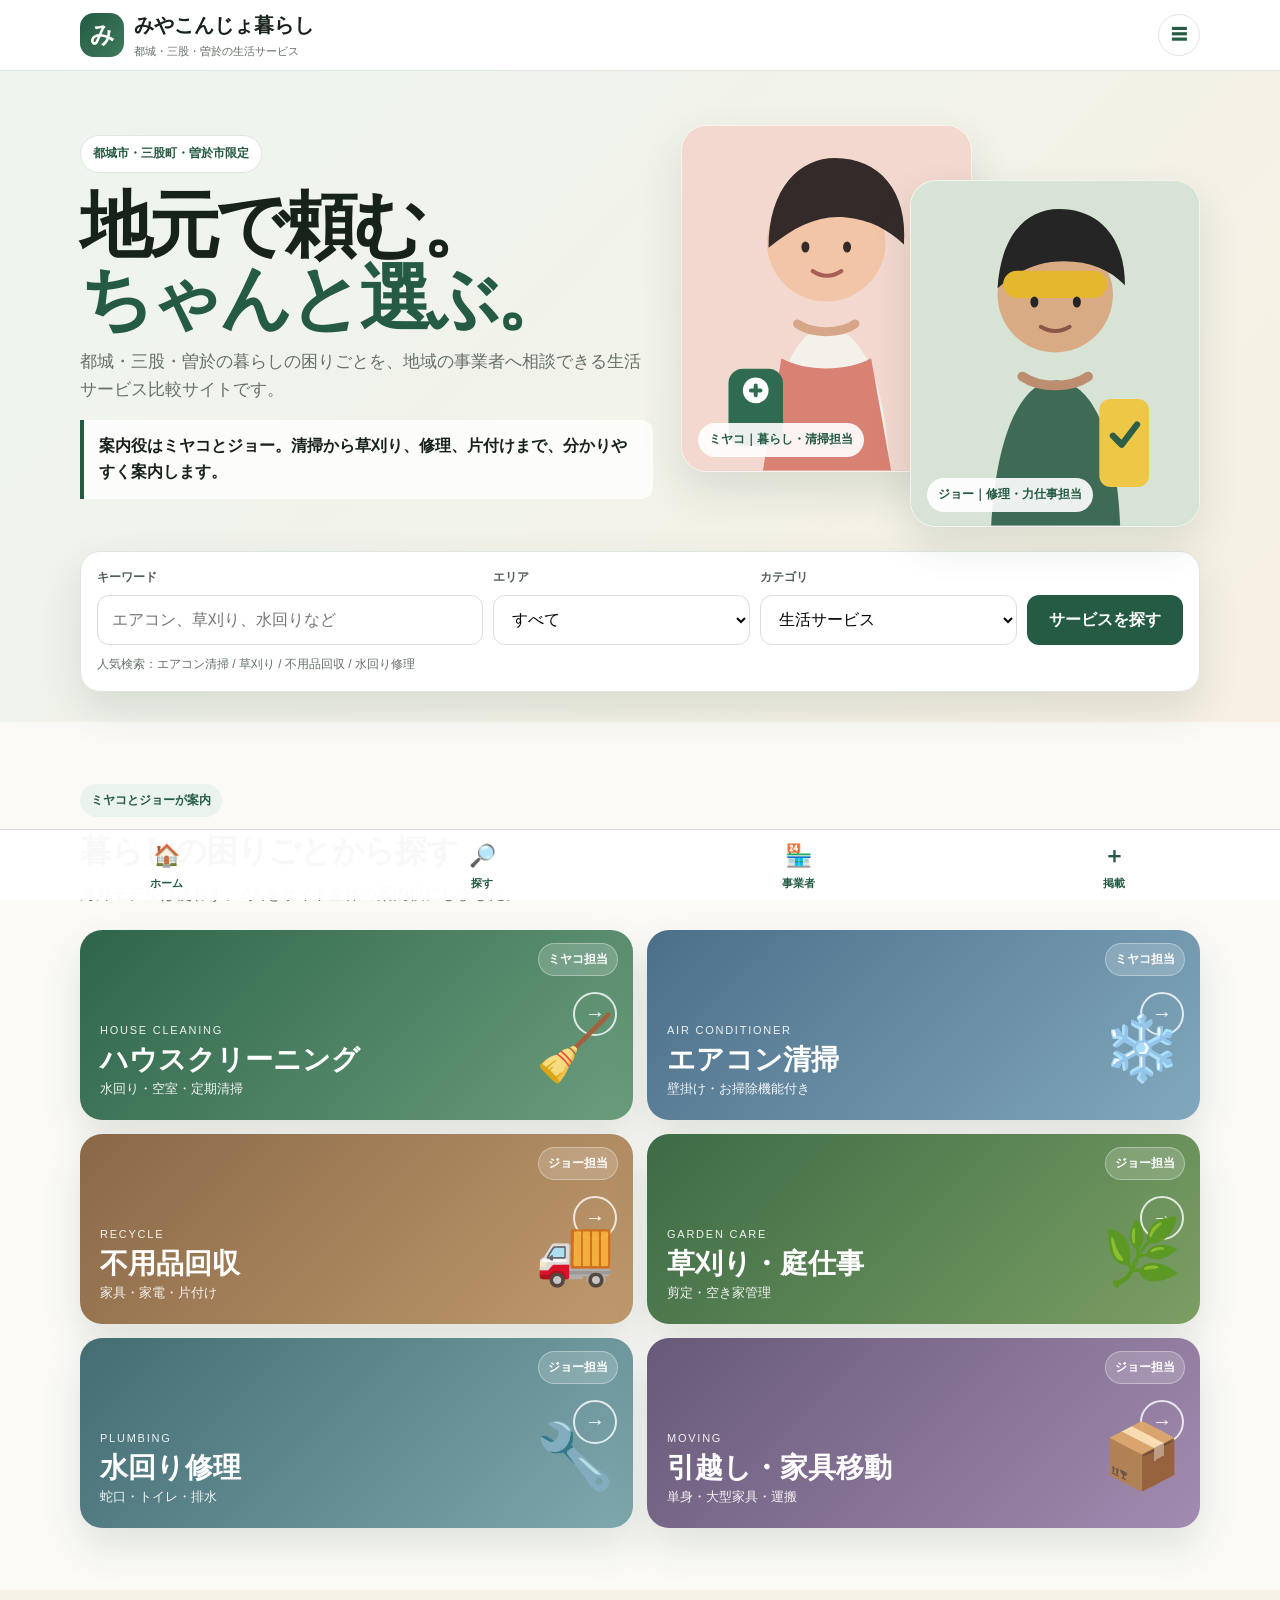
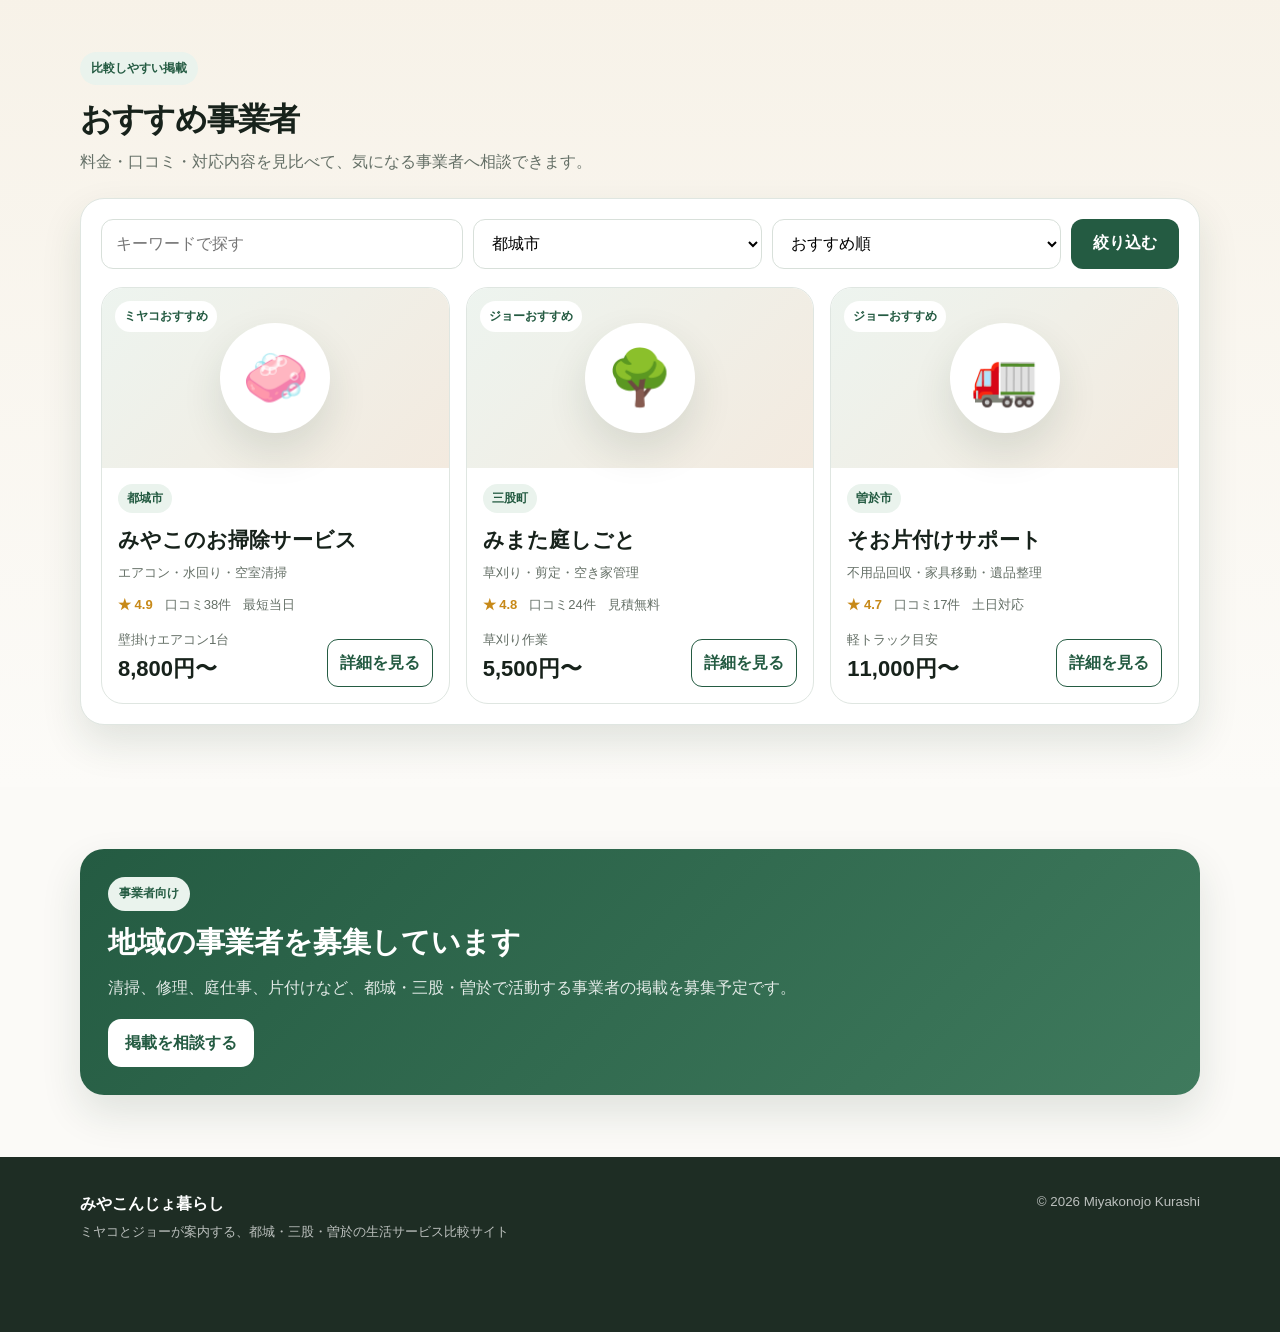
<file: kurashi/index.html>
<!doctype html>
<html lang="ja">
<head>
<meta charset="utf-8">
<meta name="viewport" content="width=device-width,initial-scale=1,viewport-fit=cover">
<meta name="theme-color" content="#245b42">
<title>みやこんじょ暮らし｜都城・三股・曽於の生活サービス</title>
<meta name="description" content="都城市・三股町・曽於市の生活サービスを、料金・口コミ・対応内容で比較できる地域密着サイト。">
<style>
:root{--green:#245b42;--green2:#3f7a5d;--mint:#eaf3ed;--cream:#f7f2e8;--ink:#17221b;--sub:#657067;--line:#dfe6e1;--white:#fff;--shadow:0 18px 40px rgba(27,55,40,.12)}
*{box-sizing:border-box}html{scroll-behavior:smooth}body{margin:0;font-family:-apple-system,BlinkMacSystemFont,"Hiragino Kaku Gothic ProN","Yu Gothic",Meiryo,sans-serif;background:#fbfaf7;color:var(--ink);line-height:1.65}a{color:inherit;text-decoration:none}button,input,select{font:inherit}.wrap{width:min(1120px,calc(100% - 28px));margin:auto}
header{position:sticky;top:0;z-index:50;background:rgba(255,255,255,.96);border-bottom:1px solid var(--line);backdrop-filter:blur(14px)}.head{height:70px;display:flex;align-items:center;justify-content:space-between}.logo{display:flex;align-items:center;gap:10px}.mark{width:44px;height:44px;border-radius:14px;display:grid;place-items:center;background:linear-gradient(135deg,var(--green),var(--green2));color:#fff;font-size:24px;font-weight:900}.logo b{display:block;font-size:20px}.logo small{display:block;color:var(--sub);font-size:11px}.menu{width:42px;height:42px;border-radius:50%;border:1px solid var(--line);background:#fff;color:var(--green);display:grid;place-items:center;font-weight:900}
.hero{padding:36px 0 30px;background:linear-gradient(135deg,#edf5ef,#f7f0e3)}.hero-grid{display:grid;grid-template-columns:1.05fr .95fr;gap:28px;align-items:center}.area{display:inline-flex;padding:8px 12px;border-radius:999px;border:1px solid var(--line);background:#fff;color:var(--green);font-size:12px;font-weight:900}.hero h1{margin:16px 0 12px;font-size:clamp(42px,7vw,72px);line-height:1.02;letter-spacing:-.06em}.hero h1 span{color:var(--green)}.hero p{margin:0;color:var(--sub);font-size:17px}.intro{margin-top:16px;padding:13px 15px;border-left:4px solid var(--green);background:rgba(255,255,255,.78);border-radius:0 12px 12px 0;font-weight:700}.models{position:relative;min-height:420px}.model-card{position:absolute;border-radius:26px;overflow:hidden;box-shadow:var(--shadow);border:1px solid rgba(255,255,255,.7)}.model-card.miyako{left:0;top:18px;width:56%;background:linear-gradient(160deg,#f5d9cc,#efd0c7)}.model-card.joe{right:0;bottom:0;width:56%;background:linear-gradient(160deg,#d7e3d2,#c8dacb)}.model-label{position:absolute;left:16px;bottom:14px;background:rgba(255,255,255,.9);padding:7px 11px;border-radius:999px;font-size:12px;font-weight:900;color:var(--green)}svg{display:block;width:100%;height:auto}
.search{margin-top:24px;padding:16px;background:#fff;border:1px solid var(--line);border-radius:20px;box-shadow:var(--shadow)}.search-grid{display:grid;grid-template-columns:1.2fr .8fr .8fr auto;gap:10px;align-items:end}.label{display:block;font-size:12px;font-weight:900;color:#536057;margin-bottom:7px}.field,.btn{height:50px;border-radius:12px}.field{width:100%;padding:0 14px;border:1px solid #d8e0da;background:#fff}.btn{border:0;background:var(--green);color:#fff;font-weight:900;padding:0 22px}.note{margin-top:10px;color:var(--sub);font-size:12px}
section{padding:62px 0}.section-head{margin-bottom:22px}.chip{display:inline-flex;padding:7px 11px;border-radius:999px;background:var(--mint);color:var(--green);font-size:12px;font-weight:900}.section-head h2{margin:8px 0 3px;font-size:32px;letter-spacing:-.04em}.section-head p{margin:0;color:var(--sub)}
.categories{display:grid;grid-template-columns:repeat(2,1fr);gap:14px}.cat{position:relative;min-height:190px;border-radius:22px;padding:20px;overflow:hidden;color:#fff;box-shadow:var(--shadow);display:flex;flex-direction:column;justify-content:flex-end}.cat:nth-child(1){background:linear-gradient(135deg,#2e654a,#6b9d7d)}.cat:nth-child(2){background:linear-gradient(135deg,#4c6f89,#81a8bd)}.cat:nth-child(3){background:linear-gradient(135deg,#8a6848,#c09a6d)}.cat:nth-child(4){background:linear-gradient(135deg,#3d6b46,#7b9f63)}.cat:nth-child(5){background:linear-gradient(135deg,#436c73,#7ea8ad)}.cat:nth-child(6){background:linear-gradient(135deg,#675978,#a28bb0)}.cat .who{position:absolute;right:15px;top:13px;font-size:12px;font-weight:900;padding:6px 9px;border-radius:999px;background:rgba(255,255,255,.18);border:1px solid rgba(255,255,255,.35)}.cat .icon{position:absolute;right:18px;bottom:18px;font-size:64px;opacity:.95}.cat .en{font-size:11px;letter-spacing:.16em;opacity:.9}.cat h3{margin:6px 0 3px;font-size:28px;line-height:1.08}.cat p{margin:0;font-size:13px;opacity:.92}.arrow{position:absolute;right:16px;top:62px;width:44px;height:44px;border-radius:50%;display:grid;place-items:center;border:2px solid rgba(255,255,255,.8);font-size:20px}
.soft{background:linear-gradient(180deg,#f7f2e8,#fcfbf8)}.panel{background:#fff;border:1px solid var(--line);border-radius:24px;padding:20px;box-shadow:var(--shadow)}.filter{display:grid;grid-template-columns:1fr .8fr .8fr auto;gap:10px}.cards{display:grid;grid-template-columns:repeat(3,1fr);gap:16px;margin-top:18px}.card{background:#fff;border:1px solid var(--line);border-radius:22px;overflow:hidden}.card-top{height:180px;display:grid;place-items:center;background:linear-gradient(135deg,#edf4ef,#f3eadf);position:relative}.card-top .avatar{width:110px;height:110px;border-radius:50%;background:#fff;display:grid;place-items:center;font-size:54px;box-shadow:var(--shadow)}.guide{position:absolute;left:13px;top:13px;padding:6px 9px;border-radius:999px;background:#fff;color:var(--green);font-size:12px;font-weight:900}.body{padding:16px}.area-tag{display:inline-flex;padding:5px 9px;border-radius:999px;background:var(--mint);color:var(--green);font-size:12px;font-weight:900}.body h3{margin:10px 0 4px;font-size:21px}.body p{margin:0;color:var(--sub);font-size:13px}.meta{display:flex;gap:12px;flex-wrap:wrap;margin-top:11px;color:var(--sub);font-size:13px}.score{color:#c78918;font-weight:900}.price{display:flex;justify-content:space-between;align-items:end;gap:12px;margin-top:13px}.price strong{font-size:22px}.price small{display:block;color:var(--sub)}.detail{padding:10px 12px;border:1px solid var(--green);border-radius:11px;background:#fff;color:var(--green);font-weight:900}
.cta{padding:28px;border-radius:24px;background:linear-gradient(135deg,var(--green),var(--green2));color:#fff;box-shadow:var(--shadow)}.cta h3{margin:8px 0;font-size:29px}.cta p{margin:0 0 18px;color:rgba(255,255,255,.86)}.primary{display:inline-flex;align-items:center;justify-content:center;height:48px;padding:0 17px;border-radius:13px;background:#fff;color:var(--green);font-weight:900}
footer{padding:34px 0 88px;background:#1e2d24;color:#fff}.foot{display:flex;justify-content:space-between;gap:16px}.foot small{color:rgba(255,255,255,.7)}.bottom{position:fixed;left:0;right:0;bottom:0;z-index:30;display:grid;grid-template-columns:repeat(4,1fr);padding:8px 8px calc(8px + env(safe-area-inset-bottom));background:rgba(255,255,255,.97);border-top:1px solid #ddd}.bottom a{text-align:center;font-size:11px;font-weight:900;color:var(--green)}.bottom span{display:block;font-size:22px}
@media(max-width:900px){.hero-grid{grid-template-columns:1fr}.models{min-height:360px}.search-grid,.filter{grid-template-columns:1fr 1fr}.btn{grid-column:span 2}.cards{grid-template-columns:1fr 1fr}}
@media(max-width:700px){.logo b{font-size:17px}.hero{padding-top:28px}.hero h1{font-size:48px}.hero p{font-size:15px}.models{min-height:330px}.model-card.miyako{width:58%}.model-card.joe{width:58%}.search-grid,.filter{grid-template-columns:1fr}.btn{grid-column:auto}.categories{grid-template-columns:1fr}.cat{min-height:170px}.cards{grid-template-columns:1fr}.section-head h2{font-size:28px}.foot{display:block}}
</style>
</head>
<body>
<header><div class="wrap head"><a class="logo" href="#top"><span class="mark">み</span><span><b>みやこんじょ暮らし</b><small>都城・三股・曽於の生活サービス</small></span></a><div class="menu">☰</div></div></header>
<main id="top">
<section class="hero"><div class="wrap"><div class="hero-grid"><div><span class="area">都城市・三股町・曽於市限定</span><h1>地元で頼む。<br><span>ちゃんと選ぶ。</span></h1><p>都城・三股・曽於の暮らしの困りごとを、地域の事業者へ相談できる生活サービス比較サイトです。</p><div class="intro">案内役はミヤコとジョー。清掃から草刈り、修理、片付けまで、分かりやすく案内します。</div></div><div class="models"><div class="model-card miyako"><svg viewBox="0 0 360 430" aria-label="ミヤコ"><rect width="360" height="430" fill="#f2d8ce"/><circle cx="180" cy="145" r="74" fill="#f2c5a7"/><path d="M108 152c0-76 40-112 83-112 55 0 91 41 86 108-19-18-42-31-74-34-31-3-61 10-95 38z" fill="#342a2a"/><ellipse cx="154" cy="151" rx="5" ry="7" fill="#342a2a"/><ellipse cx="206" cy="151" rx="5" ry="7" fill="#342a2a"/><path d="M163 181c12 8 24 8 36 0" fill="none" stroke="#a85d57" stroke-width="5" stroke-linecap="round"/><path d="M105 430c4-116 42-179 75-179 40 0 74 59 79 179z" fill="#f4f1ea"/><path d="M124 290c31 17 81 17 112 0l25 140H101z" fill="#d98273"/><rect x="58" y="303" width="68" height="96" rx="18" fill="#2f6b50"/><circle cx="92" cy="330" r="16" fill="#fff"/><path d="M86 330h12M92 324v12" stroke="#2f6b50" stroke-width="5" stroke-linecap="round"/><path d="M144 247c18 13 54 13 72 0" fill="none" stroke="#d7a689" stroke-width="11" stroke-linecap="round"/></svg><span class="model-label">ミヤコ｜暮らし・清掃担当</span></div><div class="model-card joe"><svg viewBox="0 0 360 430" aria-label="ジョー"><rect width="360" height="430" fill="#d7e3d4"/><circle cx="180" cy="142" r="72" fill="#d8ab85"/><path d="M108 134c4-67 36-99 77-99 50 0 82 36 82 95-18-19-44-30-76-30-31 0-58 11-83 34z" fill="#252525"/><rect x="115" y="112" width="130" height="34" rx="17" fill="#e5b72e"/><ellipse cx="154" cy="151" rx="5" ry="7" fill="#252525"/><ellipse cx="207" cy="151" rx="5" ry="7" fill="#252525"/><path d="M162 182c12 7 24 7 36 0" fill="none" stroke="#8b5649" stroke-width="5" stroke-linecap="round"/><path d="M100 430c7-122 41-181 80-181 42 0 76 59 81 181z" fill="#3f6a55"/><path d="M139 244c22 15 60 15 82 0" fill="none" stroke="#bc8d6f" stroke-width="12" stroke-linecap="round"/><rect x="235" y="272" width="62" height="110" rx="14" fill="#efc746"/><path d="M252 318l11 11 19-25" fill="none" stroke="#2d5f48" stroke-width="8" stroke-linecap="round" stroke-linejoin="round"/></svg><span class="model-label">ジョー｜修理・力仕事担当</span></div></div></div><div class="search"><div class="search-grid"><div><label class="label">キーワード</label><input class="field" placeholder="エアコン、草刈り、水回りなど"></div><div><label class="label">エリア</label><select class="field"><option>すべて</option><option>都城市</option><option>三股町</option><option>曽於市</option></select></div><div><label class="label">カテゴリ</label><select class="field"><option>生活サービス</option><option>エアコン清掃</option><option>草刈り・剪定</option><option>不用品回収</option><option>水回り修理</option></select></div><button class="btn" onclick="document.getElementById('results').scrollIntoView({behavior:'smooth'})">サービスを探す</button></div><div class="note">人気検索：エアコン清掃 / 草刈り / 不用品回収 / 水回り修理</div></div></div></section>
<section id="category"><div class="wrap"><div class="section-head"><span class="chip">ミヤコとジョーが案内</span><h2>暮らしの困りごとから探す</h2><p>海外モデルは使わず、2人をサイト全体の案内役にしました。</p></div><div class="categories"><a class="cat" href="#results"><span class="who">ミヤコ担当</span><span class="arrow">→</span><div class="en">HOUSE CLEANING</div><h3>ハウスクリーニング</h3><p>水回り・空室・定期清掃</p><span class="icon">🧹</span></a><a class="cat" href="#results"><span class="who">ミヤコ担当</span><span class="arrow">→</span><div class="en">AIR CONDITIONER</div><h3>エアコン清掃</h3><p>壁掛け・お掃除機能付き</p><span class="icon">❄️</span></a><a class="cat" href="#results"><span class="who">ジョー担当</span><span class="arrow">→</span><div class="en">RECYCLE</div><h3>不用品回収</h3><p>家具・家電・片付け</p><span class="icon">🚚</span></a><a class="cat" href="#results"><span class="who">ジョー担当</span><span class="arrow">→</span><div class="en">GARDEN CARE</div><h3>草刈り・庭仕事</h3><p>剪定・空き家管理</p><span class="icon">🌿</span></a><a class="cat" href="#results"><span class="who">ジョー担当</span><span class="arrow">→</span><div class="en">PLUMBING</div><h3>水回り修理</h3><p>蛇口・トイレ・排水</p><span class="icon">🔧</span></a><a class="cat" href="#results"><span class="who">ジョー担当</span><span class="arrow">→</span><div class="en">MOVING</div><h3>引越し・家具移動</h3><p>単身・大型家具・運搬</p><span class="icon">📦</span></a></div></div></section>
<section class="soft" id="results"><div class="wrap"><div class="section-head"><span class="chip">比較しやすい掲載</span><h2>おすすめ事業者</h2><p>料金・口コミ・対応内容を見比べて、気になる事業者へ相談できます。</p></div><div class="panel"><div class="filter"><input class="field" placeholder="キーワードで探す"><select class="field"><option>都城市</option><option>三股町</option><option>曽於市</option></select><select class="field"><option>おすすめ順</option><option>料金が安い順</option><option>口コミ順</option></select><button class="btn">絞り込む</button></div><div class="cards"><article class="card"><div class="card-top"><span class="guide">ミヤコおすすめ</span><div class="avatar">🧼</div></div><div class="body"><span class="area-tag">都城市</span><h3>みやこのお掃除サービス</h3><p>エアコン・水回り・空室清掃</p><div class="meta"><span class="score">★ 4.9</span><span>口コミ38件</span><span>最短当日</span></div><div class="price"><div><small>壁掛けエアコン1台</small><strong>8,800円〜</strong></div><button class="detail">詳細を見る</button></div></div></article><article class="card"><div class="card-top"><span class="guide">ジョーおすすめ</span><div class="avatar">🌳</div></div><div class="body"><span class="area-tag">三股町</span><h3>みまた庭しごと</h3><p>草刈り・剪定・空き家管理</p><div class="meta"><span class="score">★ 4.8</span><span>口コミ24件</span><span>見積無料</span></div><div class="price"><div><small>草刈り作業</small><strong>5,500円〜</strong></div><button class="detail">詳細を見る</button></div></div></article><article class="card"><div class="card-top"><span class="guide">ジョーおすすめ</span><div class="avatar">🚛</div></div><div class="body"><span class="area-tag">曽於市</span><h3>そお片付けサポート</h3><p>不用品回収・家具移動・遺品整理</p><div class="meta"><span class="score">★ 4.7</span><span>口コミ17件</span><span>土日対応</span></div><div class="price"><div><small>軽トラック目安</small><strong>11,000円〜</strong></div><button class="detail">詳細を見る</button></div></div></article></div></div></div></section>
<section id="business"><div class="wrap"><div class="cta"><span class="chip">事業者向け</span><h3>地域の事業者を募集しています</h3><p>清掃、修理、庭仕事、片付けなど、都城・三股・曽於で活動する事業者の掲載を募集予定です。</p><a class="primary" href="mailto:weeds_skillup_0128@yahoo.co.jp?subject=みやこんじょ暮らし掲載相談">掲載を相談する</a></div></div></section>
</main><footer><div class="wrap foot"><div><b>みやこんじょ暮らし</b><br><small>ミヤコとジョーが案内する、都城・三股・曽於の生活サービス比較サイト</small></div><small>© 2026 Miyakonojo Kurashi</small></div></footer><nav class="bottom"><a href="#top"><span>🏠</span>ホーム</a><a href="#category"><span>🔎</span>探す</a><a href="#results"><span>🏪</span>事業者</a><a href="#business"><span>＋</span>掲載</a></nav>
</body></html>
</file>
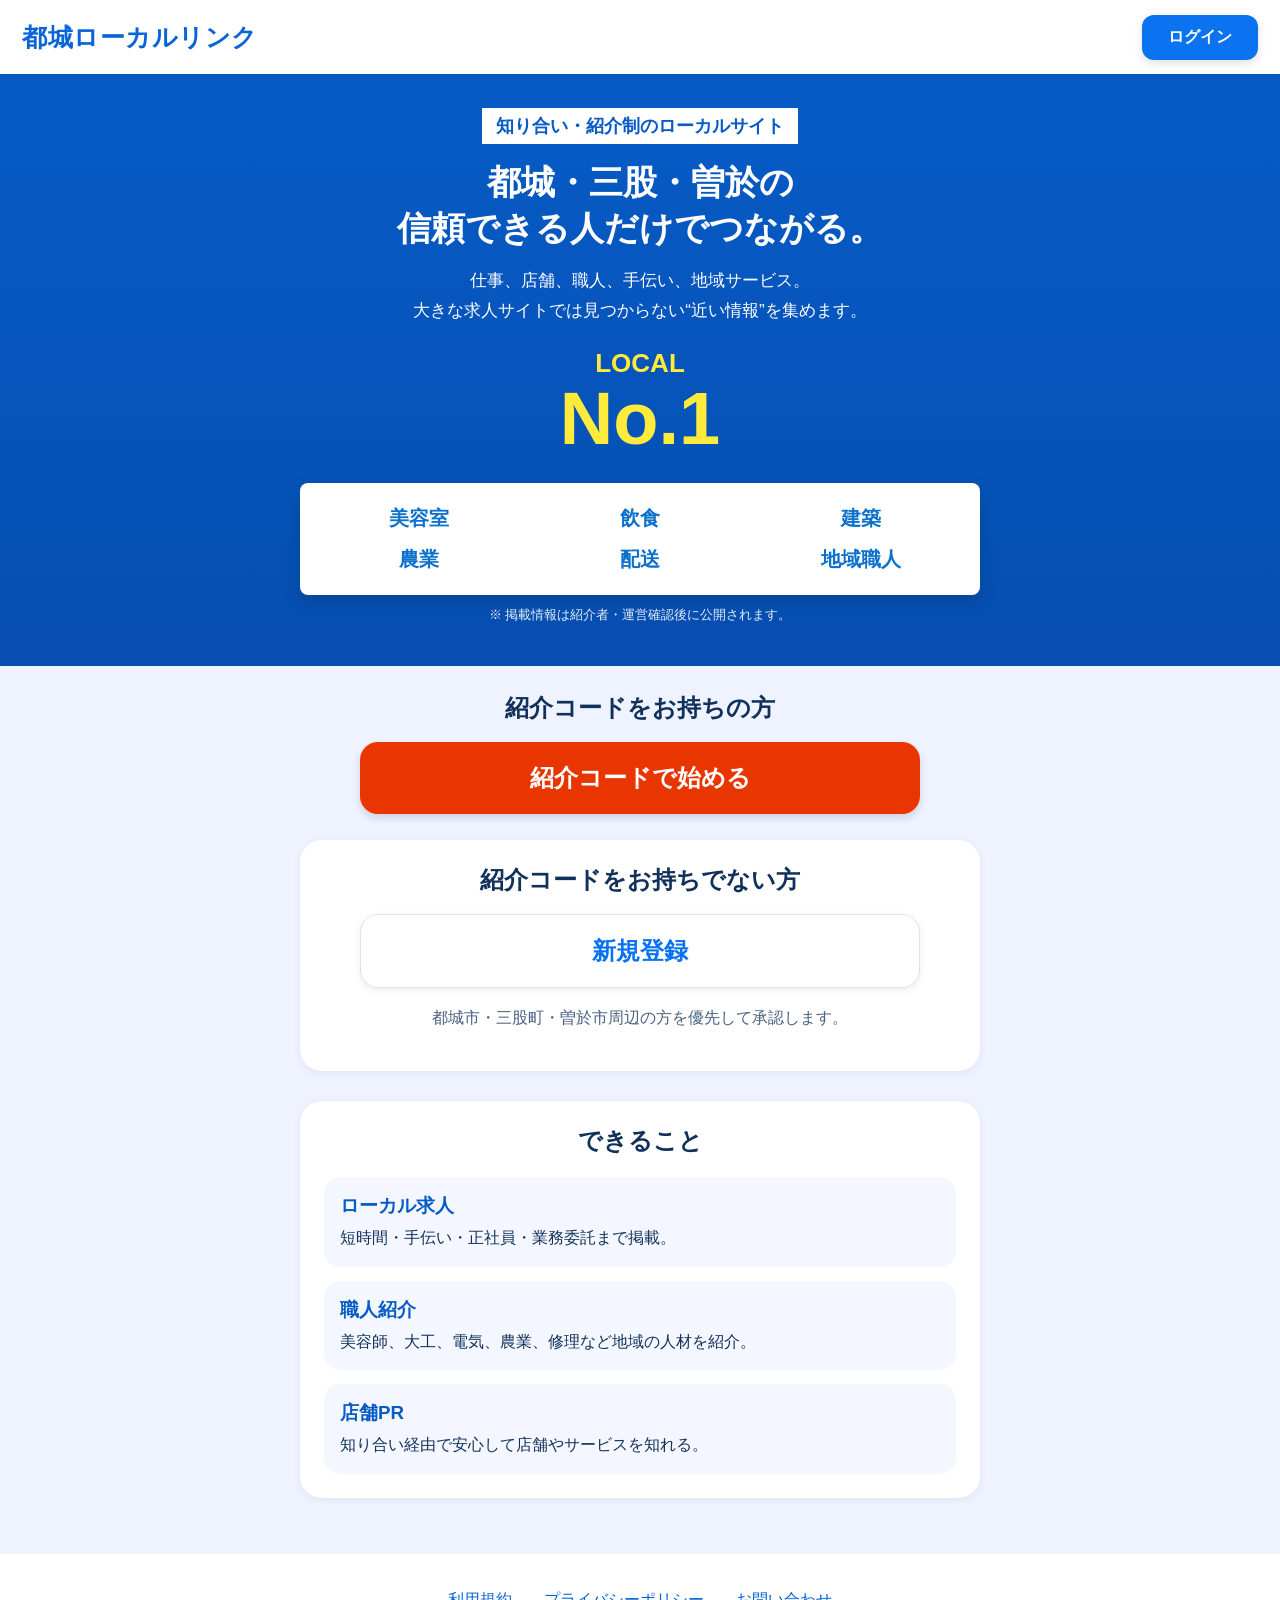
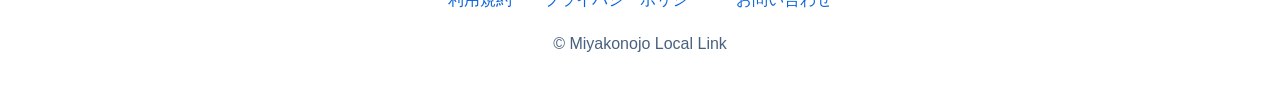
<file: miyakonojo_local_site (3)/miyakonojo_local_site/index.html>
<!doctype html>
<html lang="ja">
<head>
  <meta charset="utf-8" />
  <meta name="viewport" content="width=device-width, initial-scale=1" />
  <title>都城ローカルリンク</title>
  <link rel="stylesheet" href="style.css" />
</head>
<body>
  <header class="top">
    <div class="brand">都城ローカルリンク</div>
    <button class="login-btn" onclick="scrollToLogin()">ログイン</button>
  </header>

  <section class="hero">
    <div class="badge">知り合い・紹介制のローカルサイト</div>
    <h1>都城・三股・曽於の<br>信頼できる人だけでつながる。</h1>
    <p>仕事、店舗、職人、手伝い、地域サービス。<br>大きな求人サイトでは見つからない“近い情報”を集めます。</p>

    <div class="no1">LOCAL<br><span>No.1</span></div>

    <div class="card logos">
      <span>美容室</span>
      <span>飲食</span>
      <span>建築</span>
      <span>農業</span>
      <span>配送</span>
      <span>地域職人</span>
    </div>
    <small>※ 掲載情報は紹介者・運営確認後に公開されます。</small>
  </section>

  <main class="main">
    <section id="login" class="panel">
      <h2>紹介コードをお持ちの方</h2>
      <button class="primary" onclick="showLogin()">紹介コードで始める</button>
    </section>

    <section class="panel white">
      <h2>紹介コードをお持ちでない方</h2>
      <button class="secondary" onclick="showSignup()">新規登録</button>
      <p class="note">都城市・三股町・曽於市周辺の方を優先して承認します。</p>
    </section>

    <section class="features">
      <h2>できること</h2>
      <div class="grid">
        <div>
          <h3>ローカル求人</h3>
          <p>短時間・手伝い・正社員・業務委託まで掲載。</p>
        </div>
        <div>
          <h3>職人紹介</h3>
          <p>美容師、大工、電気、農業、修理など地域の人材を紹介。</p>
        </div>
        <div>
          <h3>店舗PR</h3>
          <p>知り合い経由で安心して店舗やサービスを知れる。</p>
        </div>
      </div>
    </section>
  </main>

  <div id="modal" class="modal hidden">
    <div class="modal-box">
      <button class="close" onclick="closeModal()">×</button>
      <h2 id="modalTitle">ログイン</h2>
      <input placeholder="メールアドレス" />
      <input placeholder="パスワード" type="password" />
      <input id="invite" placeholder="紹介コード（任意）" />
      <button class="primary full">送信</button>
      <p class="note">これはデモ画面です。実運用には認証・データベース設定が必要です。</p>
    </div>
  </div>

  <footer>
    <a href="#">利用規約</a>
    <a href="#">プライバシーポリシー</a>
    <a href="#">お問い合わせ</a>
    <p>© Miyakonojo Local Link</p>
  </footer>

  <script src="script.js"></script>
</body>
</html>
</file>
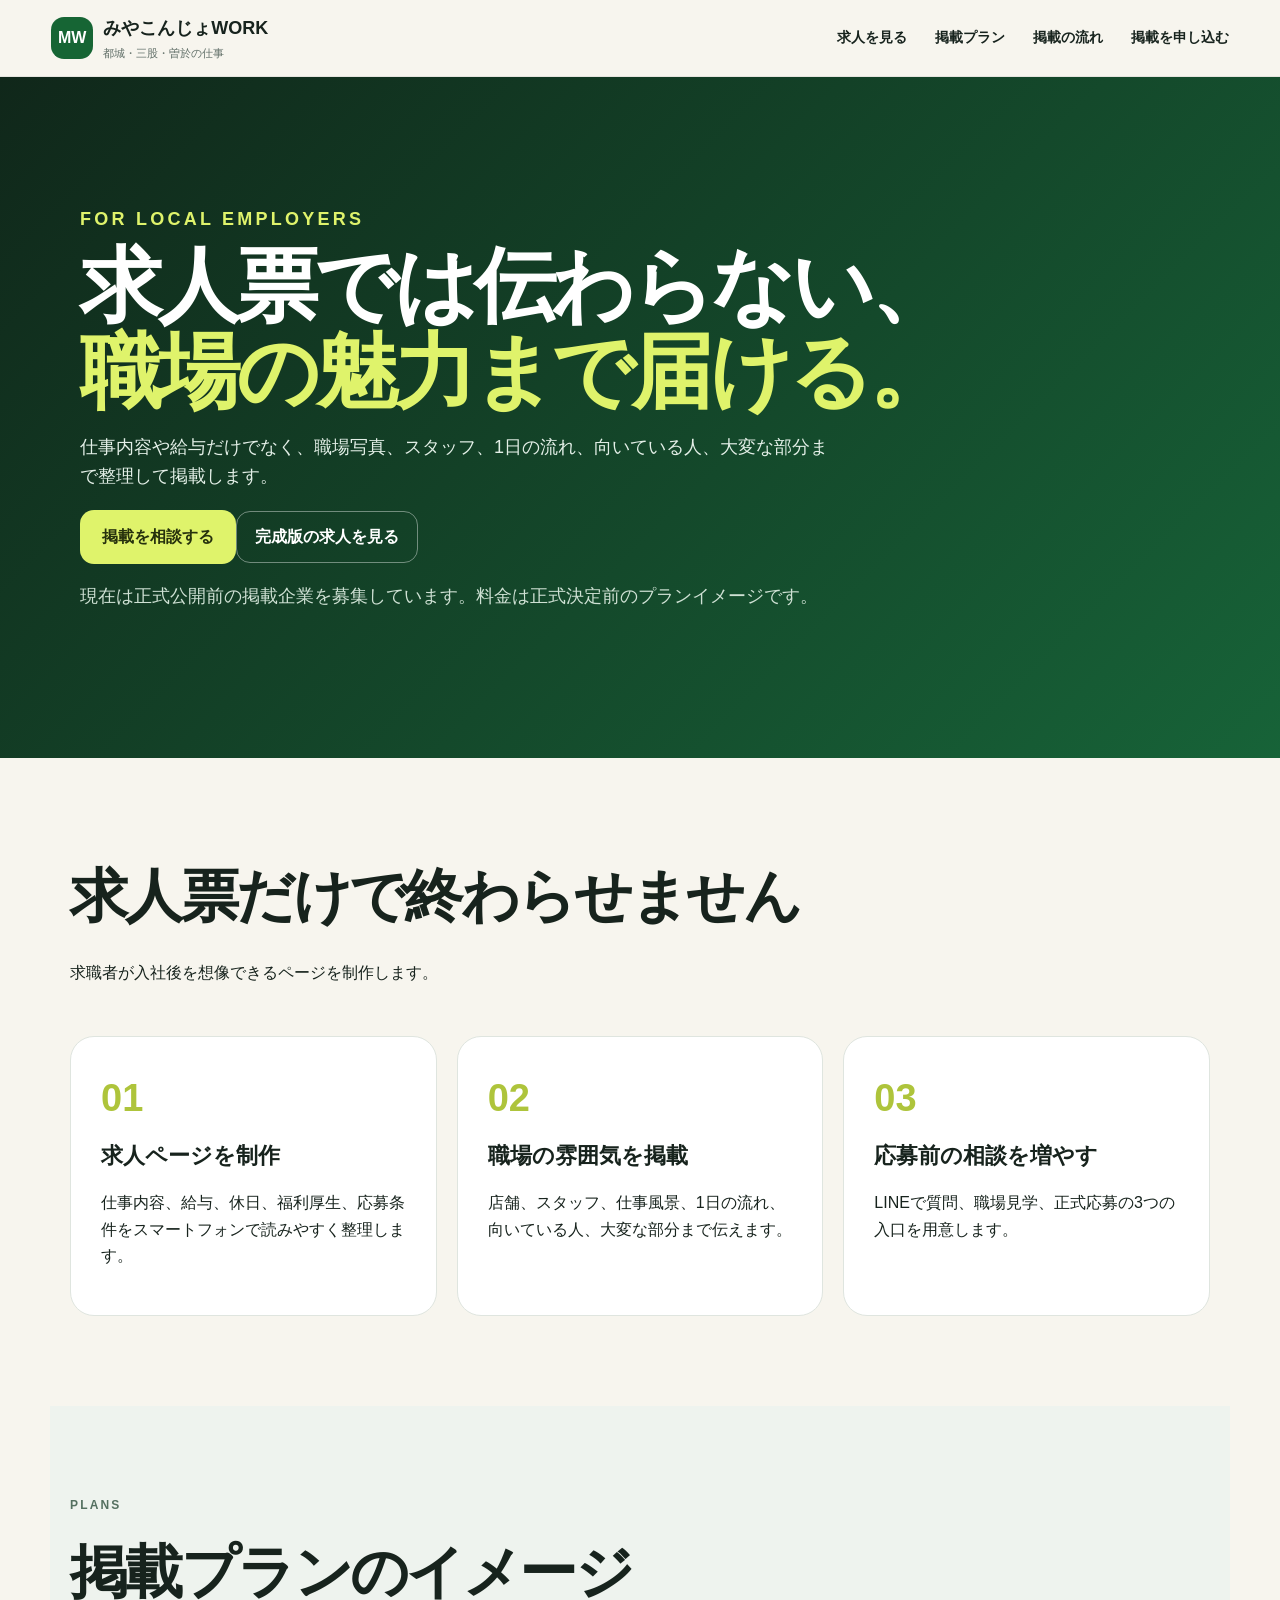
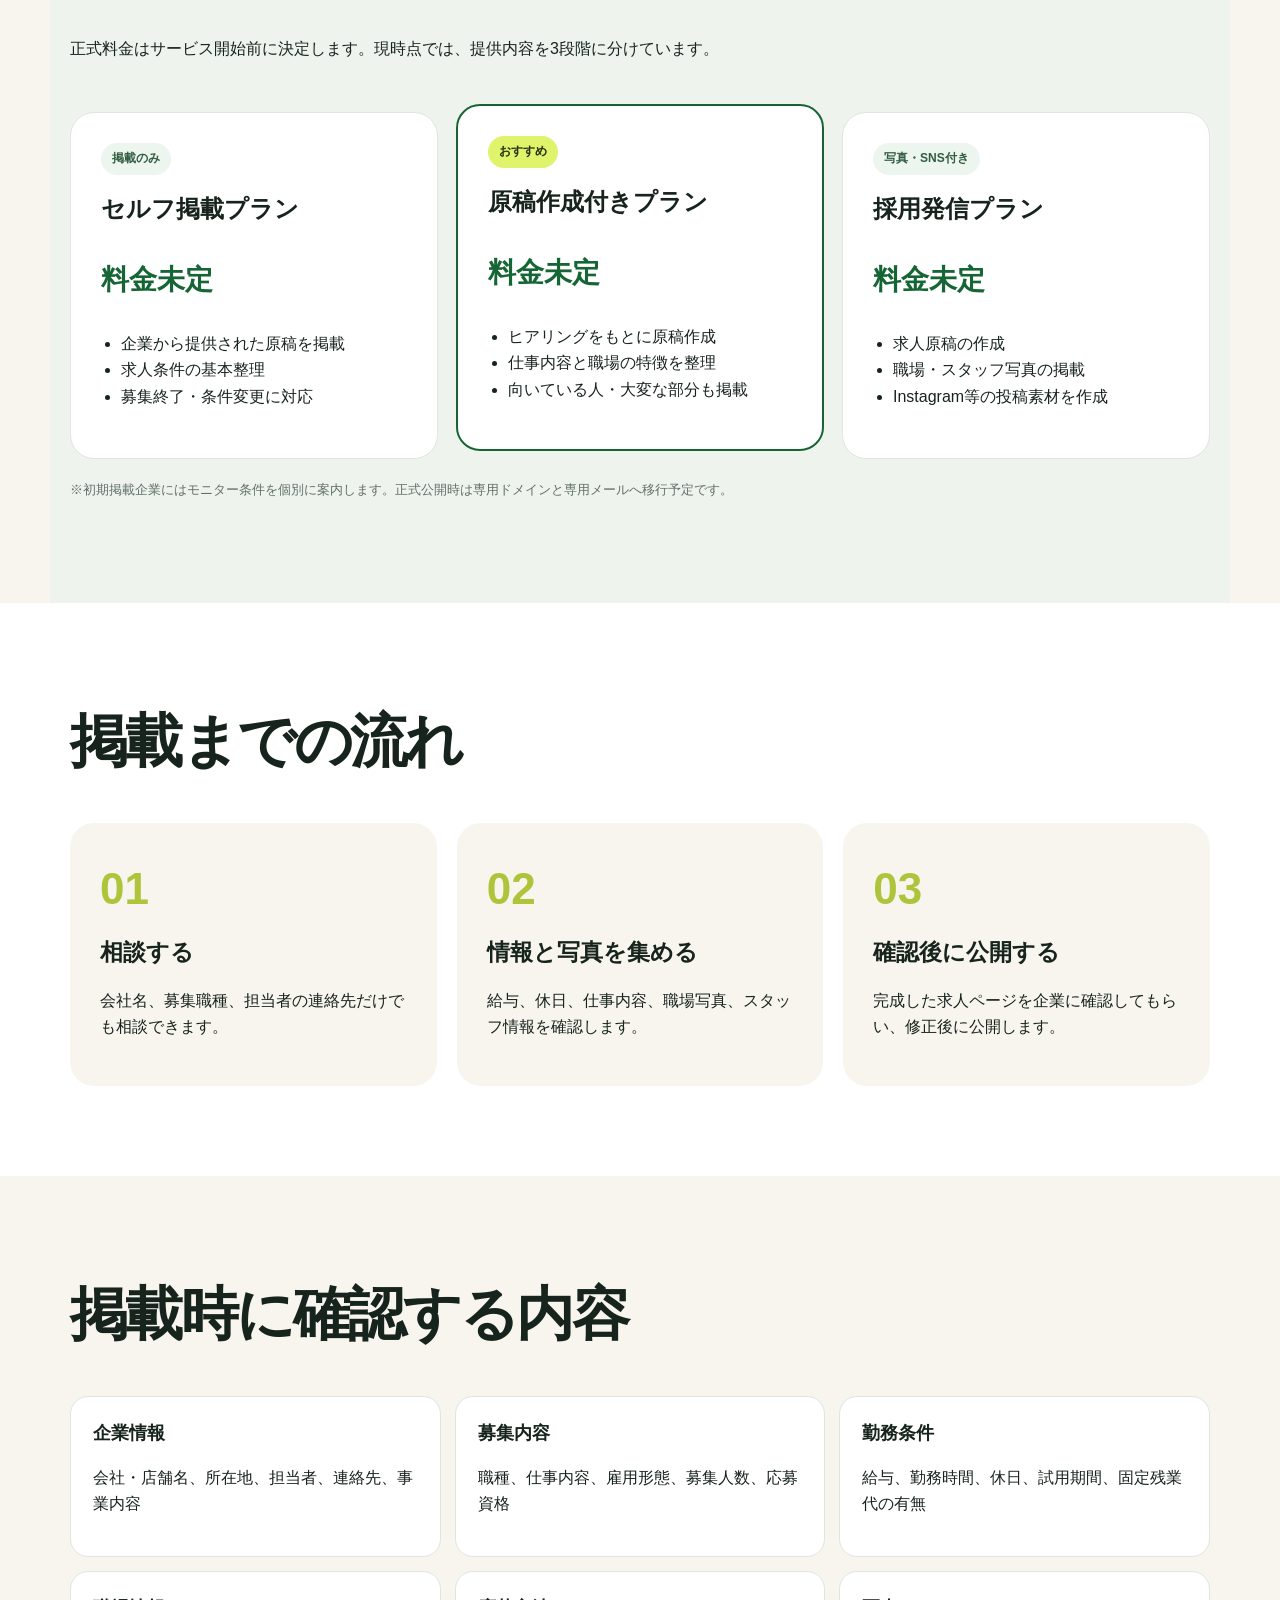
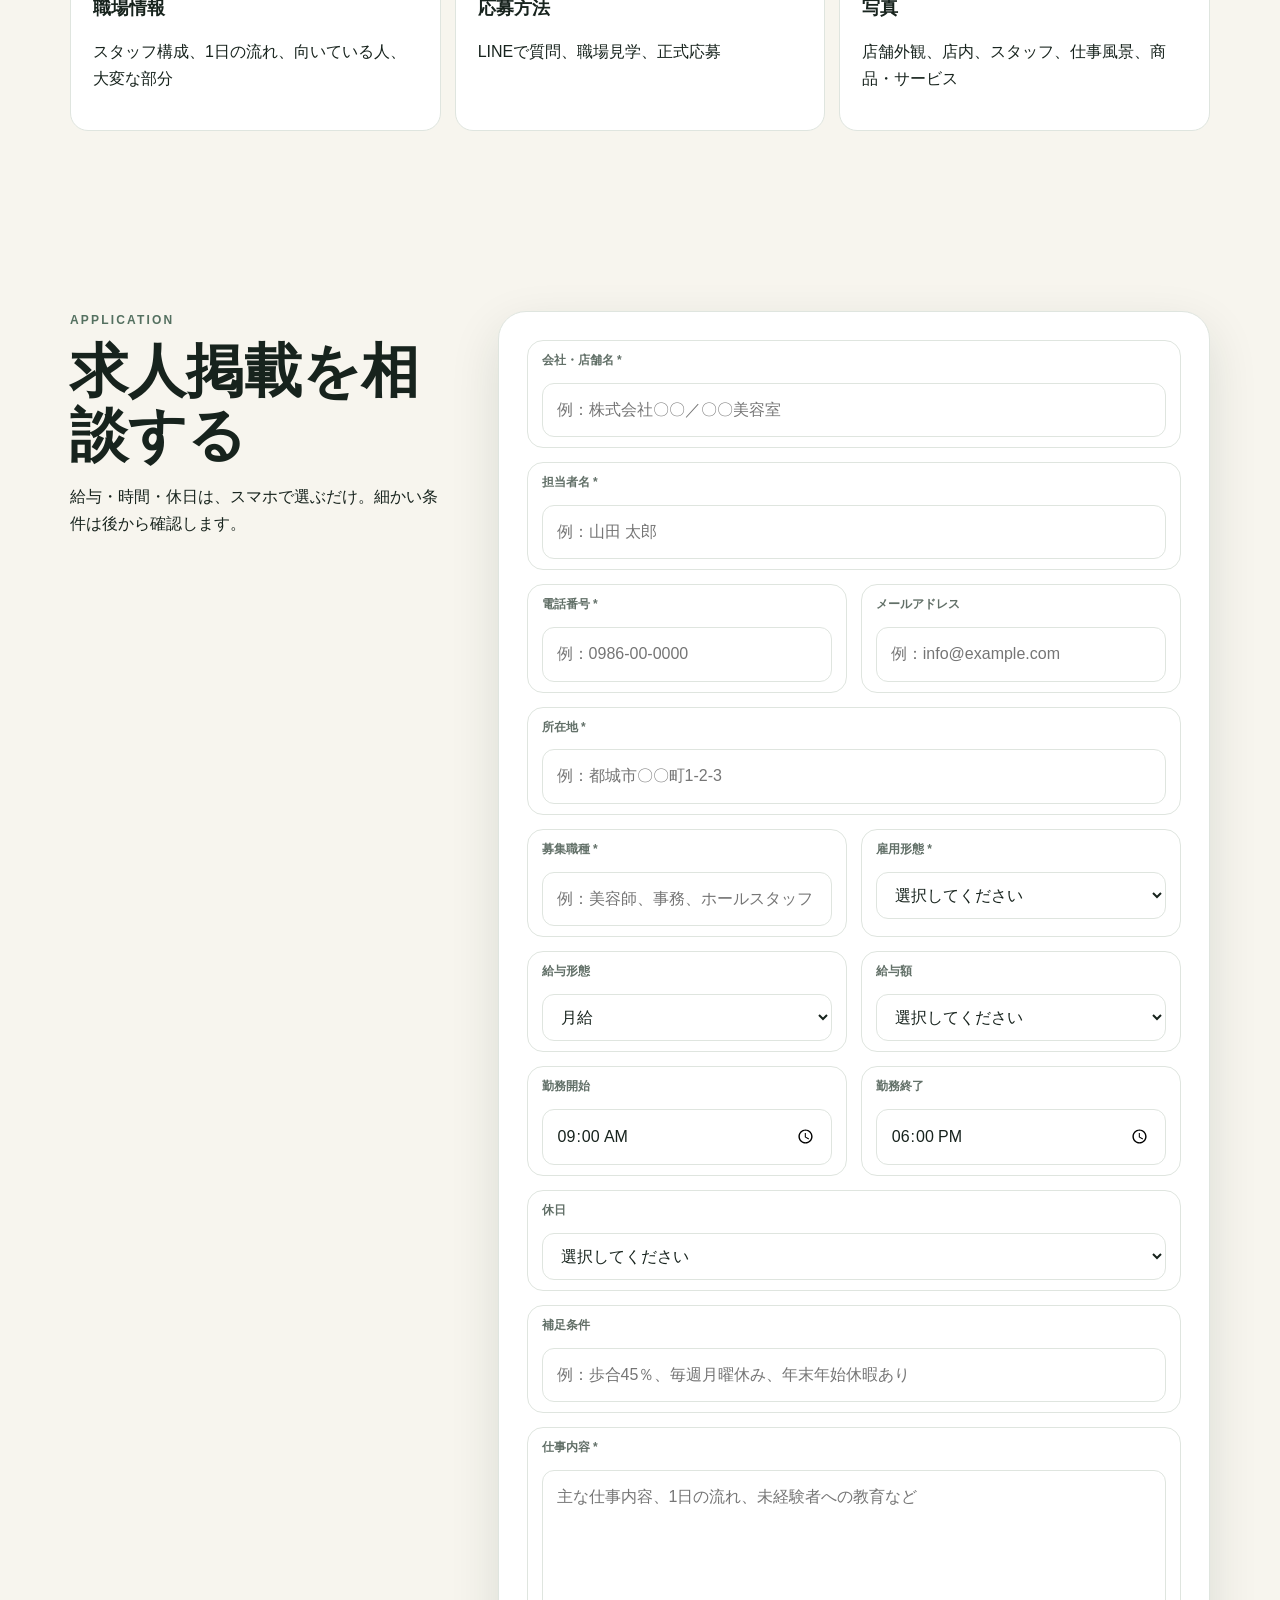
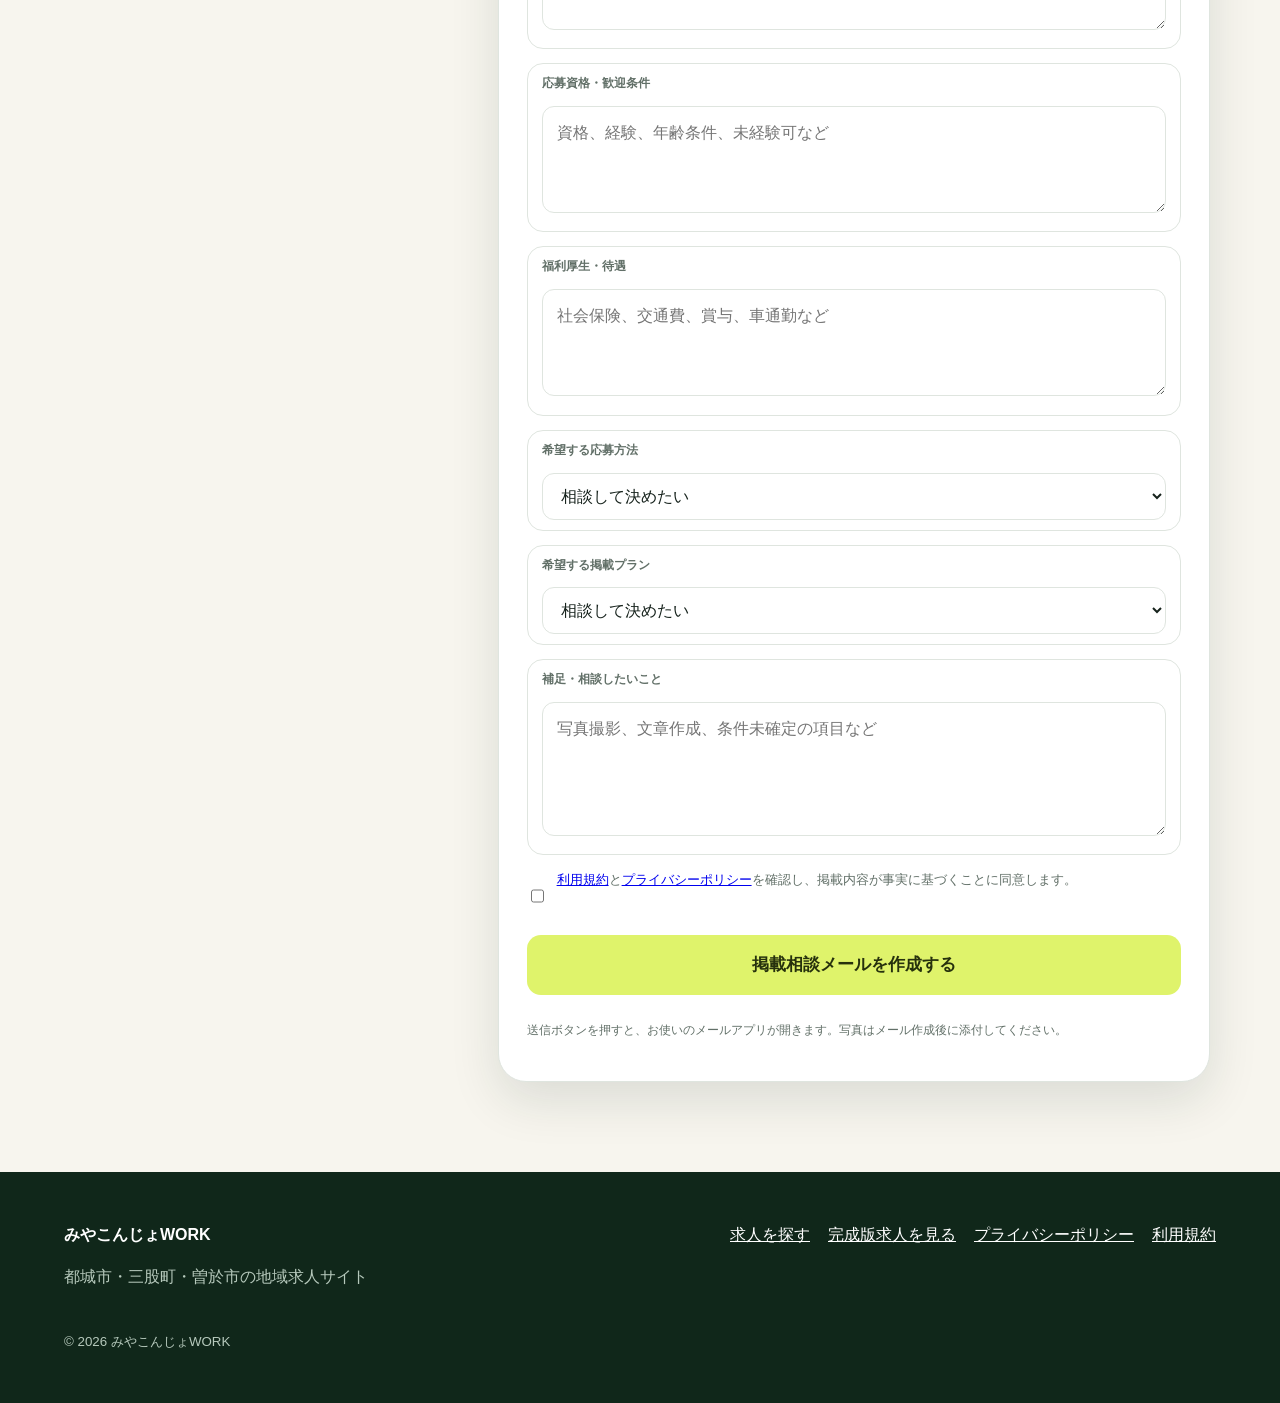
<file: employers.html>
<!doctype html>
<html lang="ja">
<head>
  <meta charset="utf-8">
  <meta name="viewport" content="width=device-width, initial-scale=1">
  <meta name="description" content="都城市・三股町・曽於市の企業・店舗向け求人掲載案内。掲載のみ、原稿作成、写真・SNS素材付きの3プランを準備しています。">
  <title>求人を掲載する｜みやこんじょWORK</title>
  <link rel="stylesheet" href="style.css">
</head>
<body>
  <header class="site-header">
    <a class="brand" href="index.html"><span class="brand-mark">MW</span><span><strong>みやこんじょWORK</strong><small>都城・三股・曽於の仕事</small></span></a>
    <nav class="main-nav employer-nav"><a href="index.html#jobs">求人を見る</a><a href="#plans">掲載プラン</a><a href="#flow">掲載の流れ</a><a href="#apply">掲載を申し込む</a></nav>
  </header>

  <main>
    <section class="employer-hero"><div class="employer-hero-inner"><p class="eyebrow">FOR LOCAL EMPLOYERS</p><h1>求人票では伝わらない、<br><span>職場の魅力まで届ける。</span></h1><p>仕事内容や給与だけでなく、職場写真、スタッフ、1日の流れ、向いている人、大変な部分まで整理して掲載します。</p><div class="button-row"><a class="primary-button" href="#apply">掲載を相談する</a><a class="secondary-button dark-outline" href="art-hair-grace.html">完成版の求人を見る</a></div><p class="small-note light-note">現在は正式公開前の掲載企業を募集しています。料金は正式決定前のプランイメージです。</p></div></section>

    <section class="section" id="features"><div class="section-heading"><div><h2>求人票だけで終わらせません</h2><p>求職者が入社後を想像できるページを制作します。</p></div></div><div class="feature-grid"><article><span>01</span><h3>求人ページを制作</h3><p>仕事内容、給与、休日、福利厚生、応募条件をスマートフォンで読みやすく整理します。</p></article><article><span>02</span><h3>職場の雰囲気を掲載</h3><p>店舗、スタッフ、仕事風景、1日の流れ、向いている人、大変な部分まで伝えます。</p></article><article><span>03</span><h3>応募前の相談を増やす</h3><p>LINEで質問、職場見学、正式応募の3つの入口を用意します。</p></article></div></section>

    <section class="section pricing-section" id="plans"><div class="section-heading"><div><p class="eyebrow">PLANS</p><h2>掲載プランのイメージ</h2><p>正式料金はサービス開始前に決定します。現時点では、提供内容を3段階に分けています。</p></div></div><div class="pricing-grid"><article class="pricing-card"><span class="plan-label">掲載のみ</span><h3>セルフ掲載プラン</h3><p class="plan-price">料金未定</p><ul><li>企業から提供された原稿を掲載</li><li>求人条件の基本整理</li><li>募集終了・条件変更に対応</li></ul></article><article class="pricing-card featured-plan"><span class="plan-label">おすすめ</span><h3>原稿作成付きプラン</h3><p class="plan-price">料金未定</p><ul><li>ヒアリングをもとに原稿作成</li><li>仕事内容と職場の特徴を整理</li><li>向いている人・大変な部分も掲載</li></ul></article><article class="pricing-card"><span class="plan-label">写真・SNS付き</span><h3>採用発信プラン</h3><p class="plan-price">料金未定</p><ul><li>求人原稿の作成</li><li>職場・スタッフ写真の掲載</li><li>Instagram等の投稿素材を作成</li></ul></article></div><p class="pricing-note">※初期掲載企業にはモニター条件を個別に案内します。正式公開時は専用ドメインと専用メールへ移行予定です。</p></section>

    <section class="section guide-section" id="flow"><div class="section-heading"><div><h2>掲載までの流れ</h2></div></div><div class="steps employer-steps"><article><span>01</span><h3>相談する</h3><p>会社名、募集職種、担当者の連絡先だけでも相談できます。</p></article><article><span>02</span><h3>情報と写真を集める</h3><p>給与、休日、仕事内容、職場写真、スタッフ情報を確認します。</p></article><article><span>03</span><h3>確認後に公開する</h3><p>完成した求人ページを企業に確認してもらい、修正後に公開します。</p></article></div></section>

    <section class="section"><div class="section-heading"><div><h2>掲載時に確認する内容</h2></div></div><div class="info-check-grid"><div><strong>企業情報</strong><p>会社・店舗名、所在地、担当者、連絡先、事業内容</p></div><div><strong>募集内容</strong><p>職種、仕事内容、雇用形態、募集人数、応募資格</p></div><div><strong>勤務条件</strong><p>給与、勤務時間、休日、試用期間、固定残業代の有無</p></div><div><strong>職場情報</strong><p>スタッフ構成、1日の流れ、向いている人、大変な部分</p></div><div><strong>応募方法</strong><p>LINEで質問、職場見学、正式応募</p></div><div><strong>写真</strong><p>店舗外観、店内、スタッフ、仕事風景、商品・サービス</p></div></div></section>

    <section class="section application-section" id="apply">
      <div class="application-intro"><p class="eyebrow">APPLICATION</p><h2>求人掲載を相談する</h2><p>給与・時間・休日は、スマホで選ぶだけ。細かい条件は後から確認します。</p></div>
      <form class="employer-form" id="employerForm">
        <label><span>会社・店舗名 *</span><input name="company" required placeholder="例：株式会社〇〇／〇〇美容室"></label>
        <label><span>担当者名 *</span><input name="person" required placeholder="例：山田 太郎"></label>
        <div class="form-grid-two"><label><span>電話番号 *</span><input name="phone" required inputmode="tel" placeholder="例：0986-00-0000"></label><label><span>メールアドレス</span><input name="email" type="email" placeholder="例：info@example.com"></label></div>
        <label><span>所在地 *</span><input name="address" required placeholder="例：都城市〇〇町1-2-3"></label>
        <div class="form-grid-two"><label><span>募集職種 *</span><input name="job" required placeholder="例：美容師、事務、ホールスタッフ"></label><label><span>雇用形態 *</span><select name="type" required><option value="">選択してください</option><option>正社員</option><option>契約社員</option><option>アルバイト・パート</option><option>業務委託</option><option>その他</option></select></label></div>

        <div class="form-grid-two">
          <label><span>給与形態</span><select name="salaryType"><option>月給</option><option>時給</option><option>日給</option><option>歩合</option><option>相談して決めたい</option></select></label>
          <label><span>給与額</span><select name="salaryAmount"><option value="">選択してください</option><option>15万円〜</option><option>16万円〜</option><option>17万円〜</option><option>18万円〜</option><option>19万円〜</option><option>20万円〜</option><option>21万円〜</option><option>22万円〜</option><option>23万円〜</option><option>24万円〜</option><option>25万円〜</option><option>26万円〜</option><option>27万円〜</option><option>28万円〜</option><option>29万円〜</option><option>30万円〜</option><option>35万円〜</option><option>40万円〜</option><option>時給1,000円〜</option><option>時給1,100円〜</option><option>時給1,200円〜</option><option>時給1,300円〜</option><option>時給1,500円〜</option><option>その他・未定</option></select></label>
        </div>

        <div class="form-grid-two">
          <label><span>勤務開始</span><input name="startTime" type="time" value="09:00" step="900"></label>
          <label><span>勤務終了</span><input name="endTime" type="time" value="18:00" step="900"></label>
        </div>

        <label><span>休日</span><select name="holidays"><option value="">選択してください</option><option>週休1日</option><option>週休2日</option><option>完全週休2日</option><option>週休3日</option><option>土日祝休み</option><option>シフト制</option><option>月6日休み</option><option>月8日休み</option><option>月9日休み</option><option>月10日休み</option><option>年間休日100日以上</option><option>年間休日110日以上</option><option>年間休日120日以上</option><option>その他・未定</option></select></label>

        <label><span>補足条件</span><input name="conditionNote" placeholder="例：歩合45％、毎週月曜休み、年末年始休暇あり"></label>
        <label><span>仕事内容 *</span><textarea name="description" required rows="5" placeholder="主な仕事内容、1日の流れ、未経験者への教育など"></textarea></label>
        <label><span>応募資格・歓迎条件</span><textarea name="requirements" rows="3" placeholder="資格、経験、年齢条件、未経験可など"></textarea></label>
        <label><span>福利厚生・待遇</span><textarea name="benefits" rows="3" placeholder="社会保険、交通費、賞与、車通勤など"></textarea></label>
        <label><span>希望する応募方法</span><select name="applyMethod"><option>相談して決めたい</option><option>LINEで質問</option><option>職場見学</option><option>正式応募</option><option>電話</option><option>メール</option><option>自社応募フォーム</option></select></label>
        <label><span>希望する掲載プラン</span><select name="plan"><option>相談して決めたい</option><option>掲載のみ</option><option>原稿作成付き</option><option>写真・SNS素材付き</option></select></label>
        <label><span>補足・相談したいこと</span><textarea name="note" rows="4" placeholder="写真撮影、文章作成、条件未確定の項目など"></textarea></label>
        <label class="consent-check"><input type="checkbox" required><span><a href="terms.html" target="_blank">利用規約</a>と<a href="privacy.html" target="_blank">プライバシーポリシー</a>を確認し、掲載内容が事実に基づくことに同意します。</span></label>
        <button class="primary-button large-button" type="submit">掲載相談メールを作成する</button>
        <p class="small-note">送信ボタンを押すと、お使いのメールアプリが開きます。写真はメール作成後に添付してください。</p>
      </form>
    </section>
  </main>

  <footer class="site-footer"><div><strong>みやこんじょWORK</strong><p>都城市・三股町・曽於市の地域求人サイト</p></div><nav><a href="index.html">求人を探す</a><a href="art-hair-grace.html">完成版求人を見る</a><a href="privacy.html">プライバシーポリシー</a><a href="terms.html">利用規約</a></nav><small>© 2026 みやこんじょWORK</small></footer>
  <script src="employers.js"></script>
</body>
</html>
</file>
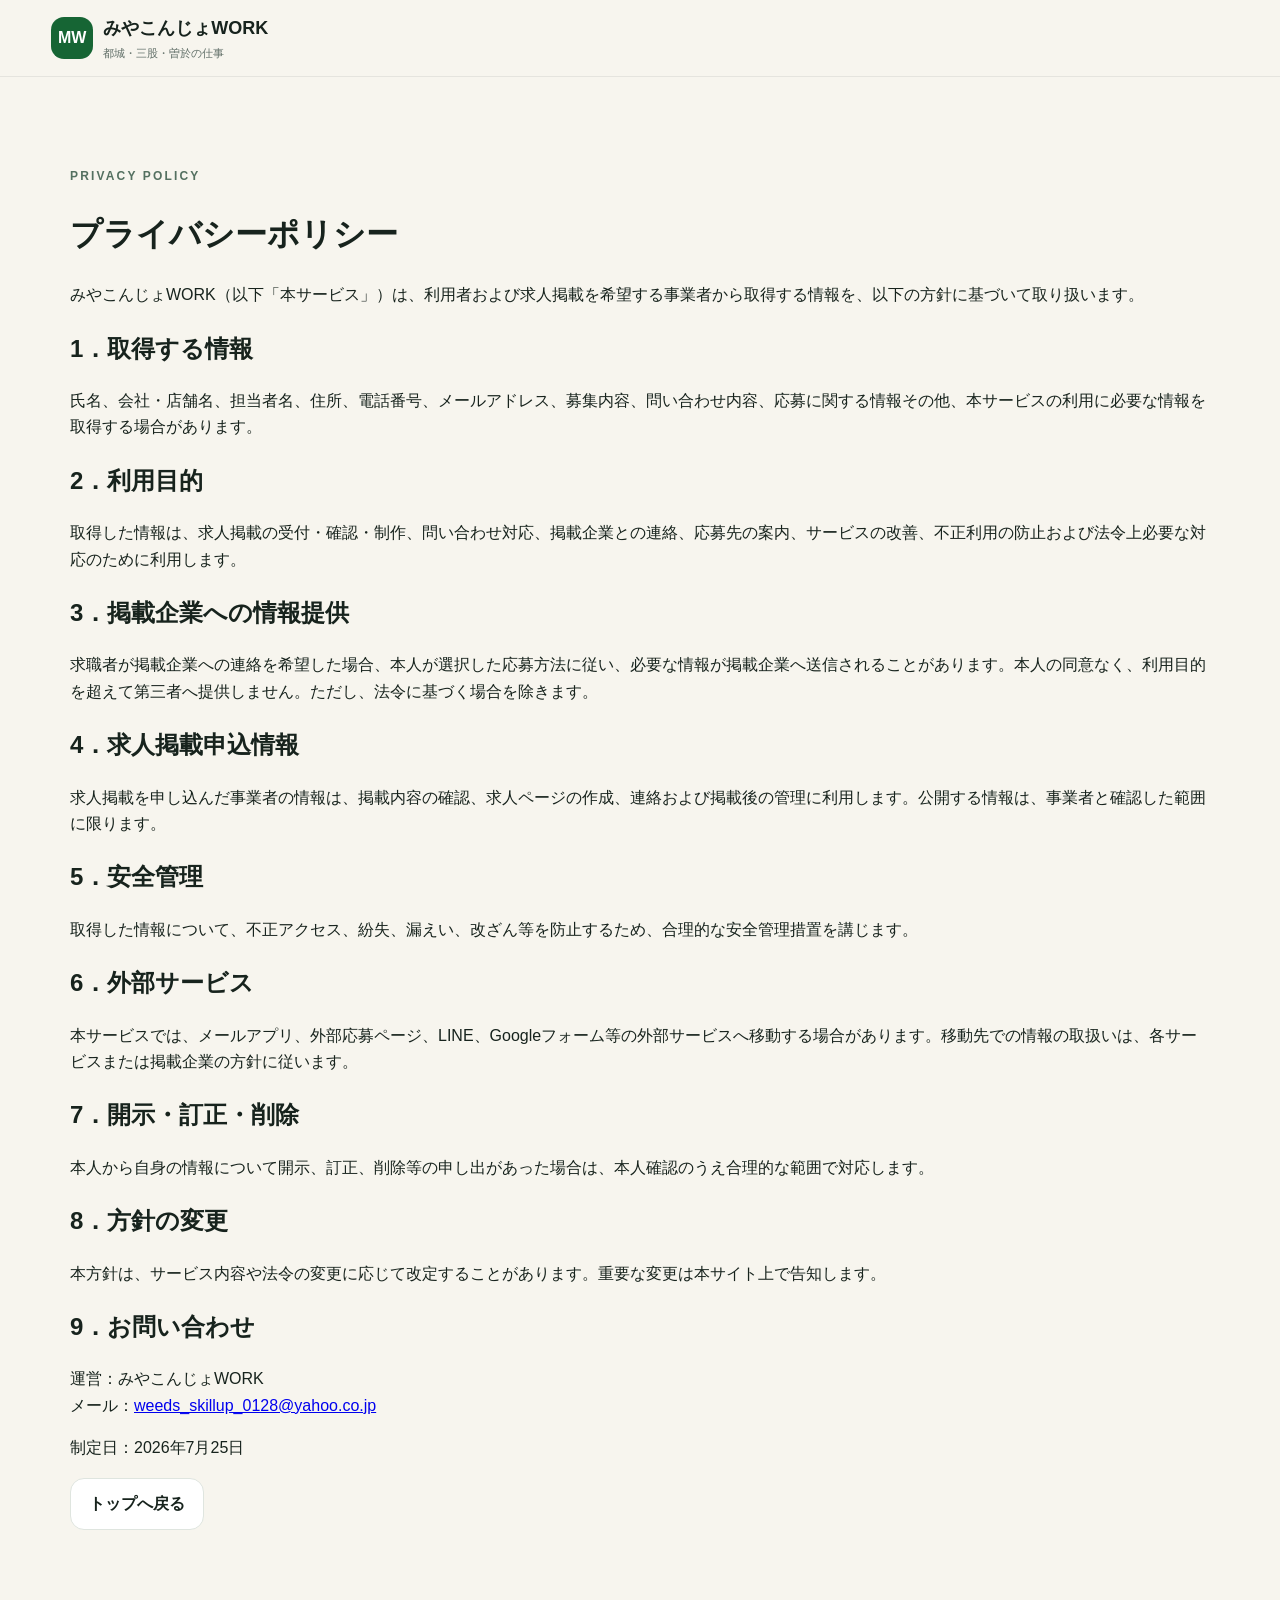
<file: privacy.html>
<!doctype html><html lang="ja"><head><meta charset="utf-8"><meta name="viewport" content="width=device-width,initial-scale=1"><meta name="description" content="みやこんじょWORKのプライバシーポリシー"><title>プライバシーポリシー｜みやこんじょWORK</title><link rel="stylesheet" href="style.css"></head><body><header class="site-header"><a class="brand" href="index.html"><span class="brand-mark">MW</span><span><strong>みやこんじょWORK</strong><small>都城・三股・曽於の仕事</small></span></a></header><main class="section legal-page"><p class="eyebrow">PRIVACY POLICY</p><h1>プライバシーポリシー</h1><p>みやこんじょWORK（以下「本サービス」）は、利用者および求人掲載を希望する事業者から取得する情報を、以下の方針に基づいて取り扱います。</p><h2>1．取得する情報</h2><p>氏名、会社・店舗名、担当者名、住所、電話番号、メールアドレス、募集内容、問い合わせ内容、応募に関する情報その他、本サービスの利用に必要な情報を取得する場合があります。</p><h2>2．利用目的</h2><p>取得した情報は、求人掲載の受付・確認・制作、問い合わせ対応、掲載企業との連絡、応募先の案内、サービスの改善、不正利用の防止および法令上必要な対応のために利用します。</p><h2>3．掲載企業への情報提供</h2><p>求職者が掲載企業への連絡を希望した場合、本人が選択した応募方法に従い、必要な情報が掲載企業へ送信されることがあります。本人の同意なく、利用目的を超えて第三者へ提供しません。ただし、法令に基づく場合を除きます。</p><h2>4．求人掲載申込情報</h2><p>求人掲載を申し込んだ事業者の情報は、掲載内容の確認、求人ページの作成、連絡および掲載後の管理に利用します。公開する情報は、事業者と確認した範囲に限ります。</p><h2>5．安全管理</h2><p>取得した情報について、不正アクセス、紛失、漏えい、改ざん等を防止するため、合理的な安全管理措置を講じます。</p><h2>6．外部サービス</h2><p>本サービスでは、メールアプリ、外部応募ページ、LINE、Googleフォーム等の外部サービスへ移動する場合があります。移動先での情報の取扱いは、各サービスまたは掲載企業の方針に従います。</p><h2>7．開示・訂正・削除</h2><p>本人から自身の情報について開示、訂正、削除等の申し出があった場合は、本人確認のうえ合理的な範囲で対応します。</p><h2>8．方針の変更</h2><p>本方針は、サービス内容や法令の変更に応じて改定することがあります。重要な変更は本サイト上で告知します。</p><h2>9．お問い合わせ</h2><p>運営：みやこんじょWORK<br>メール：<a href="mailto:weeds_skillup_0128@yahoo.co.jp">weeds_skillup_0128@yahoo.co.jp</a></p><p>制定日：2026年7月25日</p><p><a class="secondary-button" href="index.html">トップへ戻る</a></p></main></body></html>
</file>
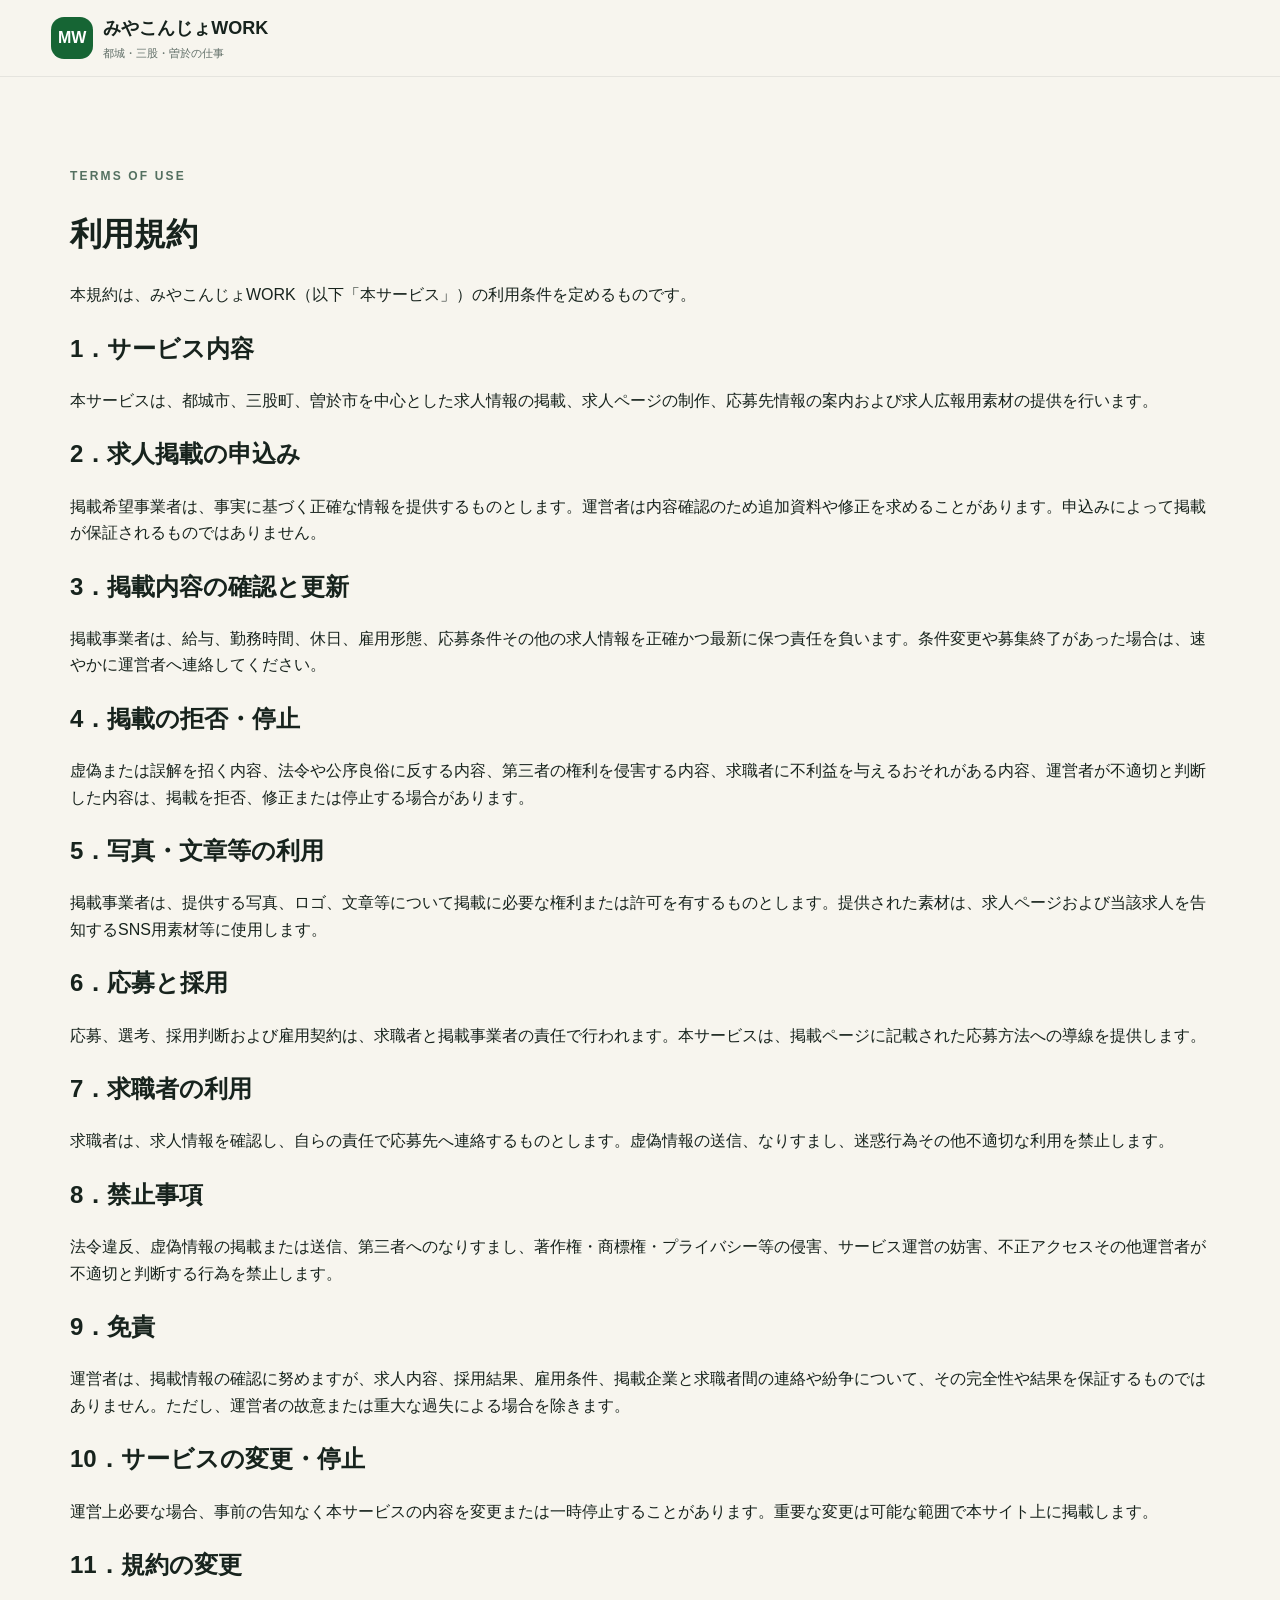
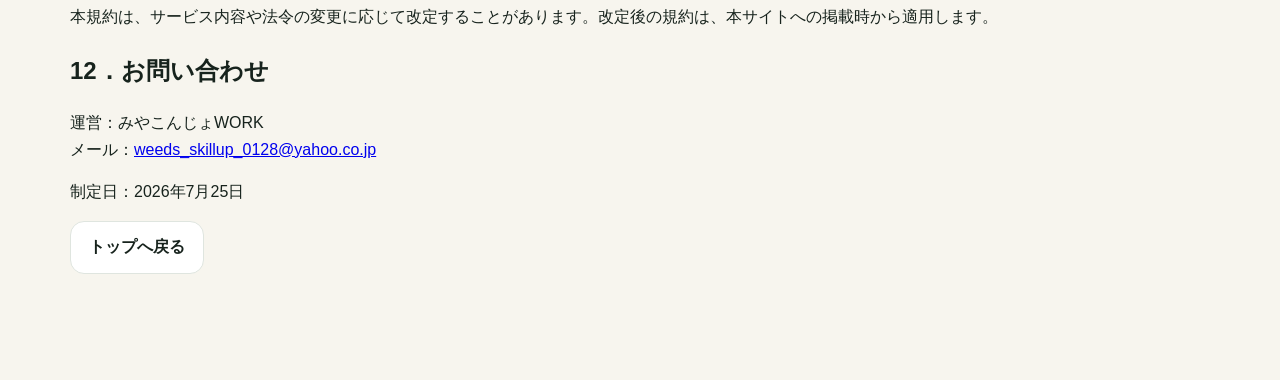
<file: terms.html>
<!doctype html><html lang="ja"><head><meta charset="utf-8"><meta name="viewport" content="width=device-width,initial-scale=1"><meta name="description" content="みやこんじょWORKの利用規約"><title>利用規約｜みやこんじょWORK</title><link rel="stylesheet" href="style.css"></head><body><header class="site-header"><a class="brand" href="index.html"><span class="brand-mark">MW</span><span><strong>みやこんじょWORK</strong><small>都城・三股・曽於の仕事</small></span></a></header><main class="section legal-page"><p class="eyebrow">TERMS OF USE</p><h1>利用規約</h1><p>本規約は、みやこんじょWORK（以下「本サービス」）の利用条件を定めるものです。</p><h2>1．サービス内容</h2><p>本サービスは、都城市、三股町、曽於市を中心とした求人情報の掲載、求人ページの制作、応募先情報の案内および求人広報用素材の提供を行います。</p><h2>2．求人掲載の申込み</h2><p>掲載希望事業者は、事実に基づく正確な情報を提供するものとします。運営者は内容確認のため追加資料や修正を求めることがあります。申込みによって掲載が保証されるものではありません。</p><h2>3．掲載内容の確認と更新</h2><p>掲載事業者は、給与、勤務時間、休日、雇用形態、応募条件その他の求人情報を正確かつ最新に保つ責任を負います。条件変更や募集終了があった場合は、速やかに運営者へ連絡してください。</p><h2>4．掲載の拒否・停止</h2><p>虚偽または誤解を招く内容、法令や公序良俗に反する内容、第三者の権利を侵害する内容、求職者に不利益を与えるおそれがある内容、運営者が不適切と判断した内容は、掲載を拒否、修正または停止する場合があります。</p><h2>5．写真・文章等の利用</h2><p>掲載事業者は、提供する写真、ロゴ、文章等について掲載に必要な権利または許可を有するものとします。提供された素材は、求人ページおよび当該求人を告知するSNS用素材等に使用します。</p><h2>6．応募と採用</h2><p>応募、選考、採用判断および雇用契約は、求職者と掲載事業者の責任で行われます。本サービスは、掲載ページに記載された応募方法への導線を提供します。</p><h2>7．求職者の利用</h2><p>求職者は、求人情報を確認し、自らの責任で応募先へ連絡するものとします。虚偽情報の送信、なりすまし、迷惑行為その他不適切な利用を禁止します。</p><h2>8．禁止事項</h2><p>法令違反、虚偽情報の掲載または送信、第三者へのなりすまし、著作権・商標権・プライバシー等の侵害、サービス運営の妨害、不正アクセスその他運営者が不適切と判断する行為を禁止します。</p><h2>9．免責</h2><p>運営者は、掲載情報の確認に努めますが、求人内容、採用結果、雇用条件、掲載企業と求職者間の連絡や紛争について、その完全性や結果を保証するものではありません。ただし、運営者の故意または重大な過失による場合を除きます。</p><h2>10．サービスの変更・停止</h2><p>運営上必要な場合、事前の告知なく本サービスの内容を変更または一時停止することがあります。重要な変更は可能な範囲で本サイト上に掲載します。</p><h2>11．規約の変更</h2><p>本規約は、サービス内容や法令の変更に応じて改定することがあります。改定後の規約は、本サイトへの掲載時から適用します。</p><h2>12．お問い合わせ</h2><p>運営：みやこんじょWORK<br>メール：<a href="mailto:weeds_skillup_0128@yahoo.co.jp">weeds_skillup_0128@yahoo.co.jp</a></p><p>制定日：2026年7月25日</p><p><a class="secondary-button" href="index.html">トップへ戻る</a></p></main></body></html>
</file>
<file: miyakonojo_local_site (3)/miyakonojo_local_site/style.css>
*{box-sizing:border-box}
body{margin:0;font-family:-apple-system,BlinkMacSystemFont,"Hiragino Sans","Yu Gothic",sans-serif;color:#12315a;background:#eef3ff}
.top{height:74px;background:white;display:flex;align-items:center;justify-content:space-between;padding:0 22px;position:sticky;top:0;z-index:10;box-shadow:0 1px 8px #0001}
.brand{font-weight:900;font-size:25px;color:#0964d8;letter-spacing:.02em}
.login-btn{background:#0b72f0;color:white;border:0;border-radius:12px;padding:12px 26px;font-weight:800;font-size:16px;box-shadow:0 3px 8px #0002}
.hero{background:linear-gradient(180deg,#075bc6,#064eb0);color:white;text-align:center;padding:34px 18px 42px}
.badge{display:inline-block;background:white;color:#075bc6;font-weight:900;padding:6px 14px;margin-bottom:16px;font-size:18px}
h1{font-size:34px;line-height:1.35;margin:0 0 14px;font-weight:900}
.hero p{font-size:17px;line-height:1.8;margin:0 auto 22px;max-width:560px}
.no1{color:#ffeb3b;font-size:26px;font-weight:900;line-height:1.1;margin:10px 0 24px}
.no1 span{font-size:74px}
.card{background:white;color:#12315a;border-radius:8px;max-width:680px;margin:0 auto 10px;padding:22px 16px;box-shadow:0 6px 18px #0002}
.logos{display:grid;grid-template-columns:repeat(3,1fr);gap:14px}
.logos span{font-weight:900;font-size:20px;color:#0c71cc}
small{opacity:.9}
.main{padding:26px 18px}
.panel{text-align:center;max-width:680px;margin:0 auto 26px}
.panel h2{font-size:24px;margin:0 0 18px}
button{cursor:pointer}
.primary,.secondary{width:min(560px,100%);border:0;border-radius:18px;padding:20px 18px;font-size:24px;font-weight:900}
.primary{background:#e93600;color:white;box-shadow:0 4px 8px #0002}
.secondary{background:white;color:#0872f0;border:1px solid #dbe2f0;box-shadow:0 3px 9px #0001}
.white{background:white;border-radius:22px;padding:24px 16px;box-shadow:0 2px 9px #0001}
.note{color:#49617f;line-height:1.7}
.features{max-width:680px;margin:30px auto;background:white;border-radius:22px;padding:24px;box-shadow:0 2px 9px #0001}
.features h2{text-align:center;margin-top:0}
.grid{display:grid;gap:14px}
.grid div{background:#f4f7ff;border-radius:16px;padding:16px}
.grid h3{margin:0 0 6px;color:#075bc6}
.grid p{margin:0;line-height:1.6}
footer{background:white;padding:28px 18px;text-align:center;color:#49617f}
footer a{display:inline-block;margin:8px 14px;color:#0964d8;text-decoration:none}
.modal{position:fixed;inset:0;background:#0008;display:flex;align-items:center;justify-content:center;z-index:20;padding:18px}
.hidden{display:none}
.modal-box{background:white;border-radius:22px;padding:24px;width:min(420px,100%);position:relative}
.close{position:absolute;right:14px;top:10px;border:0;background:transparent;font-size:30px}
input{width:100%;padding:16px;margin:8px 0;border:1px solid #ccd6e5;border-radius:8px;font-size:16px}
.full{font-size:20px;margin-top:10px;border-radius:12px}
@media(max-width:520px){
  .brand{font-size:22px}
  h1{font-size:29px}
  .logos{grid-template-columns:repeat(2,1fr)}
  .no1 span{font-size:64px}
}
</file>
<file: style.css>
@import url("enhancements.css");
:root{--ink:#17231d;--muted:#627068;--green:#166534;--lime:#dff36b;--cream:#f7f5ee;--white:#fff;--line:#dfe5df;--shadow:0 18px 50px rgba(20,45,32,.12);--radius:24px}*{box-sizing:border-box}html{scroll-behavior:smooth}body{margin:0;font-family:-apple-system,BlinkMacSystemFont,"Hiragino Kaku Gothic ProN","Yu Gothic",Meiryo,sans-serif;color:var(--ink);background:var(--cream);line-height:1.65}button,input,select,textarea{font:inherit}button,a{touch-action:manipulation}.site-header{position:sticky;top:0;z-index:50;display:flex;align-items:center;justify-content:space-between;padding:14px clamp(18px,4vw,52px);background:rgba(247,245,238,.94);backdrop-filter:blur(14px);border-bottom:1px solid rgba(23,35,29,.08)}.brand{display:flex;gap:10px;align-items:center;color:var(--ink);text-decoration:none}.brand-mark{display:grid;place-items:center;width:42px;height:42px;border-radius:13px;background:var(--green);color:#fff;font-weight:900}.brand strong,.brand small{display:block}.brand strong{font-size:18px}.brand small{font-size:11px;color:var(--muted)}.main-nav{display:flex;gap:28px}.main-nav a{color:var(--ink);font-size:14px;font-weight:800;text-decoration:none}.nav-button{display:none;border:1px solid var(--line);border-radius:12px;background:#fff;padding:8px 12px}.hero{background:radial-gradient(circle at 80% 20%,rgba(223,243,107,.95),transparent 34%),linear-gradient(135deg,#123f27,#176338);color:#fff;padding:clamp(68px,10vw,132px) 20px}.hero-inner{max-width:1120px;margin:auto}.eyebrow{margin:0 0 8px;font-size:12px;font-weight:900;letter-spacing:.18em;color:#547060}.hero .eyebrow{color:var(--lime)}.hero h1{max-width:1050px;margin:0;font-size:clamp(42px,7vw,84px);line-height:1.04;letter-spacing:-.055em}.hero h1 span{color:var(--lime)}.hero-copy{max-width:760px;margin:28px 0 34px;font-size:clamp(16px,2vw,21px);color:#e8f3eb}.hero-search{display:grid;grid-template-columns:1.2fr .8fr auto;gap:10px;max-width:900px;padding:12px;background:#fff;border-radius:20px;box-shadow:var(--shadow)}label span{display:block;margin-bottom:6px;font-size:12px;font-weight:900;color:var(--muted)}.hero-search label{padding:2px 12px}.hero-search input,.hero-search select,.filters input,.filters select,.employer-form input,.employer-form select,.employer-form textarea{width:100%;min-height:44px;border:0;background:transparent;color:var(--ink);outline:none}.hero-search button,.primary-button{display:inline-flex;align-items:center;justify-content:center;border:0;border-radius:14px;background:var(--lime);color:#26310d;padding:14px 22px;font-weight:900;text-decoration:none;cursor:pointer}.hero-stats{display:flex;gap:42px;margin-top:34px}.hero-stats div{display:flex;flex-direction:column}.hero-stats strong{font-size:30px}.hero-stats span{font-size:12px;color:#d5e9da}.section{max-width:1180px;margin:auto;padding:90px 20px}.section-heading{display:flex;align-items:end;justify-content:space-between;gap:20px;margin-bottom:34px}.section-heading h2{margin:0;font-size:clamp(34px,5vw,58px);letter-spacing:-.045em}.ghost-button,.secondary-button{display:inline-flex;align-items:center;justify-content:center;border:1px solid var(--line);border-radius:14px;background:#fff;color:var(--ink);padding:12px 18px;font-weight:800;text-decoration:none;cursor:pointer}.filters{display:grid;grid-template-columns:repeat(3,minmax(0,1fr));gap:10px;margin-bottom:30px}.filters label{background:#fff;border:1px solid var(--line);border-radius:16px;padding:10px 14px}.job-grid{display:grid;grid-template-columns:repeat(3,minmax(0,1fr));gap:20px}.job-card{overflow:hidden;background:#fff;border:1px solid var(--line);border-radius:var(--radius);box-shadow:0 8px 26px rgba(20,45,32,.07);transition:transform .2s ease,box-shadow .2s ease}.job-card:hover{transform:translateY(-4px);box-shadow:var(--shadow)}.job-card-image{position:relative;height:210px;overflow:hidden}.job-card-image img{width:100%;height:100%;object-fit:cover}.job-card-image::after{content:"";position:absolute;inset:0;background:linear-gradient(transparent 55%,rgba(0,0,0,.45))}.area-badge{position:absolute;left:14px;bottom:14px;z-index:2;background:rgba(255,255,255,.93);border-radius:999px;padding:6px 10px;font-size:12px;font-weight:900}.job-card-body{padding:20px}.job-meta{display:flex;flex-wrap:wrap;gap:6px}.tag{border-radius:999px;background:#edf5ef;padding:4px 9px;font-size:11px;font-weight:800;color:#315d40}.job-card h3{margin:14px 0 6px;font-size:21px;line-height:1.35}.company{margin:0 0 15px;color:var(--muted)}.salary{font-size:19px;font-weight:900;color:var(--green)}.job-card-footer{display:flex;align-items:center;justify-content:space-between;margin-top:18px}.detail-button{border:0;background:transparent;color:var(--green);font-weight:900;cursor:pointer}.new-label{font-size:11px;color:#b45309;font-weight:900}.empty-state{text-align:center;padding:70px 20px;background:#fff;border-radius:var(--radius)}.employer-card{display:grid;grid-template-columns:1.4fr .6fr;gap:30px;padding:clamp(30px,6vw,68px);border-radius:34px;background:var(--green);color:#fff}.employer-card h2{margin:0 0 18px;font-size:clamp(30px,4vw,50px);line-height:1.15}.employer-card .eyebrow{color:var(--lime)}.employer-actions{display:flex;flex-direction:column;gap:12px;justify-content:center}.employer-actions .secondary-button{background:transparent;color:#fff;border-color:rgba(255,255,255,.35)}.employer-actions .small-note{color:#d6e7da}.site-footer{display:grid;grid-template-columns:1fr auto;gap:24px;padding:50px clamp(20px,5vw,70px);background:#10271a;color:#fff}.site-footer p,.site-footer small{color:#b6c9bc}.site-footer nav{display:flex;flex-wrap:wrap;gap:18px}.site-footer a{color:#fff}.site-footer small{grid-column:1/-1}.job-dialog{width:min(760px,calc(100% - 24px));max-height:90vh;border:0;border-radius:26px;padding:0;box-shadow:0 30px 90px rgba(0,0,0,.35)}.job-dialog::backdrop{background:rgba(3,16,9,.72);backdrop-filter:blur(4px)}.dialog-close{position:sticky;float:right;right:14px;bottom:14px;width:48px;height:48px;border:0;border-radius:50%;background:var(--ink);color:#fff;font-size:28px;cursor:pointer}.dialog-hero{height:300px}.dialog-hero img{width:100%;height:100%;object-fit:cover}.dialog-body{padding:28px}.dialog-body h2{margin:8px 0;font-size:34px;line-height:1.2}.dialog-summary{font-size:18px}.detail-grid{display:grid;grid-template-columns:repeat(2,1fr);gap:12px;margin:24px 0}.detail-grid div{padding:15px;border-radius:14px;background:var(--cream)}.detail-grid strong,.detail-grid span{display:block}.detail-grid span{color:var(--muted)}.apply-box{margin-top:26px;padding:20px;border-radius:18px;background:#edf8ef}.apply-actions{display:flex;gap:10px;flex-wrap:wrap;margin-top:14px}.small-note{font-size:12px;color:var(--muted)}.category-grid{display:grid;grid-template-columns:repeat(3,minmax(0,1fr));gap:16px}.category-card{display:grid;gap:4px;text-align:left;padding:22px;border:1px solid var(--line);border-radius:20px;background:#fff;color:var(--ink);cursor:pointer}.category-card:hover,.category-card.active{border-color:var(--green);box-shadow:0 10px 30px rgba(20,45,32,.1)}.category-card.active{background:#edf8ef}.category-icon{font-size:30px}.category-card strong{font-size:18px}.category-card small{color:var(--muted)}.category-card b{margin-top:6px;color:var(--green)}.employer-hero{padding:90px 20px;background:linear-gradient(135deg,#123f27,#176338);color:#fff}.employer-hero-inner{max-width:1100px;margin:auto}.employer-hero h1{margin:0;max-width:900px;font-size:clamp(42px,7vw,80px);line-height:1.05}.employer-hero h1 span{color:var(--lime)}.employer-hero p{max-width:760px}.light-note{color:#d6e7da}.dark-outline{background:transparent;color:#fff;border-color:rgba(255,255,255,.35)}.feature-grid,.info-check-grid{display:grid;grid-template-columns:repeat(3,minmax(0,1fr));gap:18px}.feature-grid article,.info-check-grid div{padding:26px;border:1px solid var(--line);border-radius:20px;background:#fff}.feature-grid span{font-size:34px;font-weight:900;color:#aec43b}.feature-grid h3{margin:8px 0}.guide-section{max-width:none;background:#fff}.guide-section>.section-heading,.steps{max-width:1140px;margin-left:auto;margin-right:auto}.steps{display:grid;grid-template-columns:repeat(3,1fr);gap:20px}.steps article{padding:30px;border-radius:var(--radius);background:var(--cream)}.steps span{font-size:44px;font-weight:900;color:#aec43b}.steps h3{margin:8px 0;font-size:23px}.application-section{display:grid;grid-template-columns:.7fr 1.3fr;gap:36px;align-items:start}.application-intro{position:sticky;top:100px}.application-intro h2{font-size:clamp(34px,5vw,58px);margin:0}.employer-form{display:grid;gap:14px;padding:28px;border:1px solid var(--line);border-radius:26px;background:#fff}.employer-form label:not(.consent-check){display:block;padding:10px 14px;border:1px solid var(--line);border-radius:16px;background:#fff}.employer-form textarea{resize:vertical;padding-top:8px}.form-grid-two{display:grid;grid-template-columns:1fr 1fr;gap:14px}.consent-check{display:flex;gap:10px;align-items:flex-start}.consent-check input{margin-top:5px}.large-button{width:100%;font-size:17px}.toast{position:fixed;left:50%;bottom:24px;z-index:100;transform:translate(-50%,120px);padding:12px 18px;border-radius:999px;background:#17231d;color:#fff;opacity:0;transition:.25s}.toast.show{transform:translate(-50%,0);opacity:1}@media(max-width:900px){.main-nav{display:none;position:absolute;right:16px;top:66px;flex-direction:column;gap:0;padding:10px;background:#fff;border:1px solid var(--line);border-radius:16px;box-shadow:var(--shadow)}.main-nav.open{display:flex}.main-nav a{padding:10px 14px}.nav-button{display:block}.hero-search{grid-template-columns:1fr}.filters{grid-template-columns:repeat(2,1fr)}.job-grid{grid-template-columns:repeat(2,1fr)}.employer-card,.application-section{grid-template-columns:1fr}.application-intro{position:static}.feature-grid,.info-check-grid{grid-template-columns:repeat(2,1fr)}}@media(max-width:620px){.hero{padding-top:72px}.hero-stats{gap:20px}.hero-stats strong{font-size:24px}.section{padding:68px 16px}.filters,.job-grid,.steps,.category-grid,.feature-grid,.info-check-grid,.form-grid-two{grid-template-columns:1fr}.section-heading{align-items:start;flex-direction:column}.job-card-image{height:230px}.site-footer{grid-template-columns:1fr}.detail-grid{grid-template-columns:1fr}.dialog-hero{height:230px}.dialog-body{padding:22px}.dialog-body h2{font-size:27px}.employer-hero{padding-top:70px}.employer-form{padding:18px}}
</file>
